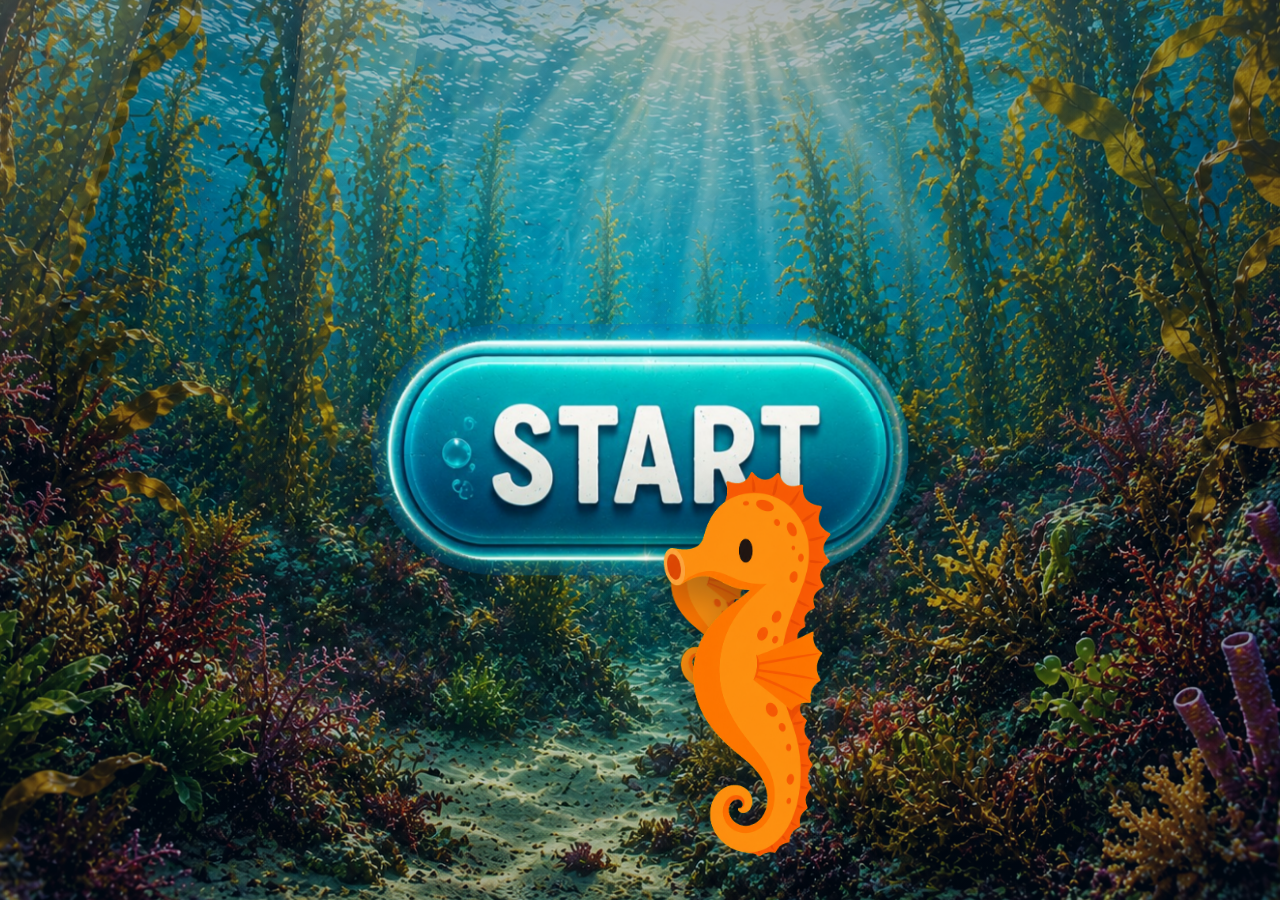
<file: index.html>
<!doctype html>
<html lang="en">
  <head>
    <meta charset="utf-8">
    <meta name="viewport" content="width=device-width, initial-scale=1, viewport-fit=cover">
    <title>Seahorse Exhibit Kiosk</title>

    <link rel="preload" href="assets/title-kelp-forest-bg.png" as="image">
    <link rel="stylesheet" href="styles.css?v=button-playground43">

    <!-- SAFE ONLY: fish tail positioning (no layout interference) -->
    <style>
      .fish-button {
        position: relative;
        overflow: visible;
      }

      .fish-button .fish-tail-outline {
        position: absolute;
        right: -90px;
        top: 50%;
        transform: translateY(-50%);
        pointer-events: none;
        z-index: 0;
      }

      .fish-button.fish-reverse .fish-tail-outline {
        right: auto;
        left: -90px;
        transform: translateY(-50%) scaleX(-1);
      }
    </style>
  </head>

  <body>
    <main id="app" class="kiosk" data-layout="1" aria-live="polite">

      <!-- HOME SCREEN -->
      <section id="homeScreen" class="screen new-title-screen is-active" data-screen="home">
        <img class="background-art" src="assets/title-kelp-forest-bg.png" alt="">
        <div class="water-tint"></div>

        <div class="light-rays" aria-hidden="true">
          <span></span><span></span><span></span><span></span>
        </div>

        <div class="swimming-seahorse-stage" aria-hidden="true">
          <span class="swimming-seahorse swim-friend swim-friend-two">
            <img src="assets/cartoon-seahorse-generated.png" alt="">
          </span>
          <span class="swimming-seahorse swim-friend swim-friend-one">
            <img src="assets/cartoon-seahorse-generated.png" alt="">
          </span>
        </div>

        <button id="altStartButton" class="start-button new-title-start" type="button">
          <span>START</span>
        </button>

        <div class="swimming-seahorse-stage swimming-seahorse-foreground" aria-hidden="true">
          <span class="swimming-seahorse swim-main">
            <img src="assets/cartoon-seahorse-generated.png" alt="">
          </span>
        </div>
      </section>

      <!-- CHALLENGE SCREEN -->
      <section id="challengeScreen" class="screen challenge-screen" data-screen="challenge">
        <img class="background-art" src="assets/title-kelp-forest-bg.png" alt="">
        <div class="water-tint challenge-tint"></div>

        <button id="challengeHomeButton" class="challenge-home-button" type="button" aria-label="Home">
          Home
        </button>

        <div class="challenge-shell">
          <div class="challenge-hero">
            <button id="junoButton" class="juno-sprite juno-button" type="button" aria-label="Tickle Juno">
              <img id="junoImage" src="assets/juno.png" alt="Juno">
            </button>

            <div class="brand-lockup">
              <img src="assets/juno-ocean-adventures-seahorse-banner.png?v=2" alt="Juno's Ocean Adventures Seahorse Edition">
            </div>
          </div>

          <div class="challenge-grid" aria-label="Choose a challenge">
            <button class="challenge-card explorer" data-mode="explorer">
              <span class="challenge-icon">🔍</span>
              <strong>Explorer</strong>
              <span class="challenge-age">Ages 4–7</span>
            </button>

            <button class="challenge-card detective" data-mode="detective">
              <span class="challenge-icon">🕵️</span>
              <strong>Detective</strong>
              <span class="challenge-age">Ages 8–11</span>
            </button>

            <button class="challenge-card scientist" data-mode="scientist">
              <span class="challenge-icon">🔬</span>
              <strong>Scientist</strong>
              <span class="challenge-age">Ages 14–18</span>
            </button>
          </div>
        </div>
      </section>

      <!-- PLAYGROUND SCREEN -->
      <section id="playgroundScreen" class="screen playground-screen" data-screen="playground">
        <img class="background-art" src="assets/seahorse-underwater-bg-1280.jpg" alt="">
        <div class="water-tint playground-tint"></div>

        <button id="playgroundBackButton" class="challenge-home-button playground-back-button" type="button">
          Back
        </button>

        <div class="playground-shell">
          <h2>Button Playground</h2>

          <div class="playground-grid">

            <!-- FISH BUTTONS (UNCHANGED) -->
            <button class="aqua-button fish-button fish-coral" type="button">
              <i class="fish-tail-outline"></i>
              <span>Explorer</span>
            </button>

            <button class="aqua-button fish-button fish-lime" type="button">
              <i class="fish-tail-outline"></i>
              <span>Detective</span>
            </button>

            <button class="aqua-button fish-button fish-moon" type="button">
              <i class="fish-tail-outline"></i>
              <span>Scientist</span>
            </button>

            <button class="aqua-button fish-button fish-ribbon fish-button-tall" type="button">
              <i class="fish-tail-outline"></i>
              <span class="fish-label"><b>Explorer</b><small>Ages 4–7</small></span>
            </button>

            <button class="aqua-button fish-button fish-speckle fish-button-tall" type="button">
              <i class="fish-tail-outline"></i>
              <span class="fish-label"><b>Detective</b><small>Ages 8–11</small></span>
            </button>

            <button class="aqua-button fish-button fish-deep fish-button-tall" type="button">
              <i class="fish-tail-outline"></i>
              <span class="fish-label"><b>Scientist</b><small>Ages 14–18</small></span>
            </button>

            <button class="aqua-button fish-button fish-sunburst fish-button-icon" type="button">
              <i class="fish-tail-outline"></i>
              <span class="fish-label"><b>🔍 Explorer</b><small>Ages 4–7</small></span>
            </button>

            <button class="aqua-button fish-button fish-bubblegum fish-button-icon" type="button">
              <i class="fish-tail-outline"></i>
              <span class="fish-label"><b>🕵️ Detective</b><small>Ages 8–11</small></span>
            </button>

            <button class="aqua-button fish-button fish-reef fish-button-icon" type="button">
              <i class="fish-tail-outline"></i>
              <span class="fish-label"><b>🔬 Scientist</b><small>Ages 14–18</small></span>
            </button>

            <button class="aqua-button fish-button fish-sunburst fish-naked" type="button">
              <i class="fish-tail-outline"></i>
              <span class="fish-label"><b>Explorer</b><small>Ages 4-7</small></span>
            </button>

            <button class="aqua-button fish-button fish-bubblegum fish-naked" type="button">
              <i class="fish-tail-outline"></i>
              <span class="fish-label"><b>Detective</b><small>Ages 8-11</small></span>
            </button>

            <button class="aqua-button fish-button fish-reef fish-naked fish-reverse" type="button">
              <i class="fish-tail-outline"></i>
              <span class="fish-label"><b>Scientist</b><small>Ages 14-18</small></span>
            </button>

            <button class="aqua-button fish-button fish-coral fish-naked fish-naked-icon" type="button">
              <i class="fish-tail-outline"></i>
              <span class="fish-label"><b>&#128269; Explorer</b><small>Ages 4-7</small></span>
            </button>

            <button class="aqua-button fish-button fish-lime fish-naked fish-naked-icon" type="button">
              <i class="fish-tail-outline"></i>
              <span class="fish-label"><b>&#128373; Detective</b><small>Ages 8-11</small></span>
            </button>

            <button class="aqua-button fish-button fish-moon fish-naked fish-naked-icon" type="button">
              <i class="fish-tail-outline"></i>
              <span class="fish-label"><b>&#128300; Scientist</b><small>Ages 14-18</small></span>
            </button>

            <button class="aqua-button creature-button clam-flat-button" type="button">
              <span><b>Detective</b><small>Ages 8-11</small></span>
            </button>

            <button class="aqua-button creature-button oyster-button" type="button">
              <span><b>Scientist</b><small>Ages 14-18</small></span>
            </button>

            <button class="aqua-button creature-button scallop-button" type="button">
              <span><b>Explorer</b><small>Fan shell</small></span>
            </button>

            <button class="aqua-button creature-button pearl-shell-button" type="button">
              <span><b>Clue Shell</b><small>Ages 8-11</small></span>
            </button>

            <button class="aqua-button fish-button fish-bubblegum fish-naked fish-reverse" type="button">
              <i class="fish-tail-outline"></i>
              <span class="fish-label"><b>Reverse Fish</b><small>Ages 8-11</small></span>
            </button>

            <button class="aqua-button fish-button fish-reef fish-naked-icon" type="button">
              <i class="fish-tail-outline"></i>
              <span class="fish-label"><b>&#128300; Lab Fish</b><small>Ages 14-18</small></span>
            </button>

            <button class="aqua-button creature-button mussel-button" type="button">
              <span><b>Deep Dive</b><small>Dark shell</small></span>
            </button>

            <button class="aqua-button creature-button cockle-button" type="button">
              <span><b>Shell Hunt</b><small>Ridged CTA</small></span>
            </button>

            <button class="aqua-button creature-button sand-dollar-button" type="button">
              <span><b>Detective</b><small>Sand dollar</small></span>
            </button>

            <button class="aqua-button creature-button tide-shell-button" type="button">
              <span><b>Scientist</b><small>Tide shell</small></span>
            </button>

            <button class="aqua-button creature-button octopus-button" type="button">
              <span><b>Octopus</b><small>Wiggly arms</small></span>
            </button>

            <button class="aqua-button creature-button jelly-dome-button" type="button">
              <span><b>Jelly Glow</b><small>Floating bell</small></span>
            </button>

            <button class="aqua-button creature-button crab-button" type="button">
              <span><b>Crab Clue</b><small>Pinch CTA</small></span>
            </button>

            <button class="aqua-button creature-button crab-walk-button" type="button">
              <span><b>Crab Walk</b><small>Arms + legs</small></span>
            </button>

            <button class="aqua-button creature-button puffer-button" type="button">
              <span><b>Puffer Pop</b><small>Round choice</small></span>
            </button>

            <button class="aqua-button creature-button squid-button" type="button">
              <span><b>Squid Sprint</b><small>Arrow shape</small></span>
            </button>

            <button class="aqua-button silhouette-button whale-silhouette-button" type="button" aria-label="Whale Wave">
              <svg viewBox="0 0 640 240" aria-hidden="true">
                <path class="silhouette-fill" d="M54 118C55 76 78 58 126 56C162 55 190 72 215 94C250 122 292 119 329 90C365 62 401 40 440 45C475 50 499 73 511 111C519 137 514 165 499 189C490 203 475 205 458 194C444 184 434 169 425 150C399 181 362 204 315 212C260 222 203 210 154 184C123 168 100 155 72 154C57 153 50 139 54 118Z"/>
                <path class="silhouette-fin" d="M185 177C163 193 140 198 118 197C124 176 141 162 169 156Z"/>
                <path class="silhouette-fin" d="M286 198C305 220 329 229 357 226C354 202 338 185 309 175Z"/>
                <path class="silhouette-tail" d="M498 72C532 49 570 32 605 34C594 62 575 83 545 96C575 107 594 129 605 158C570 158 532 140 498 116Z"/>
              </svg>
              <span><b>Whale Wave</b><small>Silhouette CTA</small></span>
            </button>

            <button class="aqua-button silhouette-button whale-silhouette-button whale-compact-button" type="button" aria-label="Blue Whale">
              <svg viewBox="0 0 640 240" aria-hidden="true">
                <path class="silhouette-fill" d="M58 132C58 89 81 67 129 65C164 64 191 77 214 98C252 132 303 132 346 94C380 65 415 47 450 56C487 66 507 97 511 134C514 162 502 190 480 209C464 223 447 210 430 178C403 201 368 214 321 218C266 223 213 213 166 190C133 174 104 164 77 166C62 167 54 152 58 132Z"/>
                <path class="silhouette-fin" d="M177 181C155 199 132 205 109 205C116 181 136 165 164 158Z"/>
                <path class="silhouette-fin" d="M285 202C304 224 329 233 357 230C354 205 337 188 309 178Z"/>
                <path class="silhouette-tail" d="M500 58C533 30 575 18 612 26C600 55 579 78 548 92C579 105 600 131 612 162C575 166 533 147 500 120Z"/>
              </svg>
              <span><b>Blue Whale</b><small>Tail shape</small></span>
            </button>

            <button class="aqua-button silhouette-button dolphin-silhouette-button" type="button" aria-label="Dolphin Dash">
              <svg viewBox="0 0 640 240" aria-hidden="true">
                <path class="silhouette-fill" d="M42 132C93 70 179 42 279 56C319 62 352 74 380 94C407 114 432 125 465 125C503 125 545 116 598 94C587 123 564 144 527 158C558 165 583 184 601 216C552 203 512 190 480 178C431 205 370 211 304 195C254 183 217 165 183 143C142 147 94 144 42 132Z"/>
                <path class="silhouette-fin" d="M236 66C251 31 277 12 314 9C305 47 286 72 256 84Z"/>
                <path class="silhouette-fin" d="M210 142C209 176 222 204 249 226C264 193 260 165 237 141Z"/>
                <path class="silhouette-nose" d="M42 132C30 137 20 137 10 132C20 126 31 126 42 132Z"/>
              </svg>
              <span><b>Dolphin Dash</b><small>Fast choice</small></span>
            </button>

            <button class="aqua-button silhouette-button shark-silhouette-button" type="button" aria-label="Shark Scout">
              <svg viewBox="0 0 760 240" aria-hidden="true">
                <path class="silhouette-fill" d="M20 120C83 73 151 62 222 86C285 108 355 102 430 76C444 48 452 27 455 9C484 22 513 48 542 87C611 84 680 94 738 119C691 149 624 162 541 158C526 191 511 215 496 230C472 214 461 191 461 162C390 170 321 163 254 141C220 160 191 177 167 192C162 173 164 156 174 142C121 149 70 142 20 120Z"/>
                <path class="silhouette-tail" d="M20 120C-10 83 -14 43 -1 2C31 38 55 72 73 105C55 137 31 171 -1 208C-14 166 -10 128 20 120Z"/>
                <path class="silhouette-fin" d="M348 81C376 42 406 18 439 9C437 52 427 82 409 99Z"/>
                <path class="silhouette-fin" d="M420 159C411 190 390 211 357 223C355 192 367 169 392 154Z"/>
                <path class="silhouette-eye" d="M693 112C701 112 706 116 708 122C701 126 694 126 688 122C689 117 691 114 693 112Z"/>
              </svg>
              <span><b>Shark Scout</b><small>Sharp choice</small></span>
            </button>

            <button class="aqua-button creature-button anchor-button" type="button">
              <span><b>Anchor</b><small>Strong tab</small></span>
            </button>

            <button class="aqua-button creature-button treasure-button" type="button">
              <span><b>Treasure</b><small>Reward style</small></span>
            </button>

            <button class="aqua-button creature-button kelp-button" type="button">
              <span><b>Kelp Gate</b><small>Leafy CTA</small></span>
            </button>

          </div>
        </div>
      </section>

      <!-- GAME SCREEN -->
      <section id="gameScreen" class="screen game-screen" data-screen="game">
        <button id="gameBackButton" class="game-back-button" type="button" aria-label="Home">
          Home
        </button>
        <div id="missionApp" class="mission-app" aria-live="polite"></div>
      </section>

    </main>

    <script src="app.js?v=button-playground43"></script>
  </body>
</html>
</file>
<file: styles.css>
:root {
  --deep: #06375a;
  --water: #0a7f9d;
  --aqua: #58e0ce;
  --sun: #ffe27d;
  --coral: #ff6f85;
  --pink: #f15aa4;
  --green: #4ed39a;
  --ink: #073047;
  --white: #f7fffb;
}

* {
  box-sizing: border-box;
}

html,
body {
  width: 100%;
  height: 100%;
  margin: 0;
  overflow: hidden;
  background: #031e36;
  font-family: "Trebuchet MS", "Segoe UI", Arial, sans-serif;
  color: var(--white);
  touch-action: manipulation;
  user-select: none;
}

button {
  font: inherit;
  -webkit-tap-highlight-color: transparent;
}

.kiosk {
  position: fixed;
  inset: 0;
  width: 100vw;
  height: 100vh;
  min-width: 320px;
  min-height: 240px;
  background: #031e36;
}

.layout-switcher {
  position: absolute;
  top: 14px;
  left: 50%;
  z-index: 20;
  display: flex;
  gap: 8px;
  padding: 8px;
  border-radius: 999px;
  background: rgba(3, 31, 52, 0.72);
  border: 1px solid rgba(164, 243, 236, 0.32);
  transform: translateX(-50%);
}

.layout-switcher button {
  display: grid;
  place-items: center;
  width: 38px;
  aspect-ratio: 1;
  border: 1px solid rgba(255, 255, 255, 0.34);
  border-radius: 50%;
  color: #eafffb;
  background: rgba(255, 255, 255, 0.1);
  cursor: pointer;
  font-weight: 800;
  line-height: 1;
}

.layout-switcher button.is-selected {
  color: #073047;
  background: #7ff7ec;
  border-color: rgba(255, 255, 255, 0.86);
}

.screen {
  position: absolute;
  inset: 0;
  display: grid;
  place-items: center;
  overflow: hidden;
  opacity: 0;
  pointer-events: none;
  transform: scale(1.005);
  transition: opacity 240ms ease, transform 240ms ease;
}

.screen.is-active {
  opacity: 1;
  pointer-events: auto;
  transform: scale(1);
}

.screen:not(.is-active),
.screen:not(.is-active) * {
  animation-play-state: paused !important;
}

.home-screen {
  contain: layout paint style;
}

.background-art {
  position: absolute;
  inset: 0;
  width: 100%;
  height: 100%;
  object-fit: cover;
  transform: scale(1.01);
}

.water-tint {
  position: absolute;
  inset: 0;
  background:
    radial-gradient(circle at 72% 45%, rgba(103, 239, 215, 0.22), transparent 28%),
    radial-gradient(circle at 21% 22%, rgba(255, 226, 125, 0.12), transparent 30%),
    linear-gradient(180deg, rgba(6, 105, 151, 0.2), rgba(4, 42, 76, 0.28));
  opacity: 0.8;
  pointer-events: none;
}

.light-rays {
  position: absolute;
  inset: -10% 0 0;
  overflow: hidden;
  pointer-events: none;
  opacity: 0.42;
}

.light-rays span {
  position: absolute;
  top: -18%;
  width: 13vw;
  height: 122vh;
  background: linear-gradient(180deg, rgba(255, 246, 188, 0.34), rgba(255, 246, 188, 0.02) 65%, transparent);
  filter: none;
  transform-origin: top center;
  animation: shimmer 8s ease-in-out infinite alternate;
}

.light-rays span:nth-child(1) {
  left: 5%;
  transform: rotate(17deg);
  animation-delay: -2s;
}

.light-rays span:nth-child(2) {
  left: 27%;
  width: 9vw;
  transform: rotate(8deg);
}

.light-rays span:nth-child(3) {
  right: 29%;
  width: 11vw;
  transform: rotate(-9deg);
  animation-delay: -4s;
}

.light-rays span:nth-child(4) {
  right: 6%;
  width: 15vw;
  transform: rotate(-18deg);
  animation-delay: -1s;
}

.light-rays span:nth-child(3),
.light-rays span:nth-child(4) {
  display: none;
}

.grass-field {
  position: absolute;
  inset: auto 0 0;
  height: 32vh;
  pointer-events: none;
}

.grass-field span {
  position: absolute;
  bottom: -3vh;
  width: clamp(14px, 1.35vw, 28px);
  height: var(--h, 25vh);
  border-radius: 80% 20% 0 0;
  background: linear-gradient(90deg, #1d7d62, #69df9b 45%, #0f6b64);
  clip-path: polygon(48% 0, 72% 22%, 62% 100%, 28% 100%, 36% 22%);
  transform-origin: bottom center;
  animation: grassSway var(--dur, 6s) ease-in-out infinite alternate;
  box-shadow: none;
}

.grass-field span:nth-child(1) { left: 2%; --h: 24vh; --dur: 6s; }
.grass-field span:nth-child(2) { left: 7%; --h: 31vh; --dur: 7s; animation-delay: -2s; }
.grass-field span:nth-child(3) { left: 13%; --h: 22vh; --dur: 5s; animation-delay: -1s; }
.grass-field span:nth-child(4) { left: 19%; --h: 28vh; --dur: 8s; animation-delay: -3s; }
.grass-field span:nth-child(5) { left: 26%; --h: 20vh; --dur: 7s; }
.grass-field span:nth-child(6) { left: 34%; --h: 26vh; --dur: 6s; animation-delay: -2s; }
.grass-field span:nth-child(7) { left: 42%; --h: 19vh; --dur: 5s; animation-delay: -1s; }
.grass-field span:nth-child(8) { left: 51%; --h: 24vh; --dur: 8s; }
.grass-field span:nth-child(9) { left: 59%; --h: 18vh; --dur: 6s; animation-delay: -4s; }
.grass-field span:nth-child(10) { left: 69%; --h: 27vh; --dur: 7s; animation-delay: -2s; }
.grass-field span:nth-child(11) { left: 76%; --h: 22vh; --dur: 6s; }
.grass-field span:nth-child(12) { left: 83%; --h: 30vh; --dur: 8s; animation-delay: -3s; }
.grass-field span:nth-child(13) { left: 89%; --h: 23vh; --dur: 7s; }
.grass-field span:nth-child(14) { left: 94%; --h: 29vh; --dur: 5s; animation-delay: -2s; }
.grass-field span:nth-child(15) { left: 98%; --h: 21vh; --dur: 6s; animation-delay: -1s; }

.bubble-layer,
.distant-fish-layer,
.layout-fx,
.signature-layer {
  position: absolute;
  inset: 0;
  overflow: hidden;
  pointer-events: none;
}

.layout-fx {
  z-index: 3;
}

.fx {
  position: absolute;
  display: none;
  pointer-events: none;
}

.signature-layer {
  z-index: 4;
}

.signature-hotspot {
  position: absolute;
  display: none;
  border: 0;
  padding: 0;
  background: transparent;
  cursor: pointer;
  pointer-events: auto;
  touch-action: manipulation;
}

.signature-hotspot span {
  position: absolute;
  display: block;
  pointer-events: none;
}

.bubble {
  position: absolute;
  left: var(--x);
  bottom: -8vh;
  width: var(--size);
  height: var(--size);
  border: 1.5px solid rgba(231, 255, 250, 0.68);
  border-radius: 50%;
  background:
    radial-gradient(circle at 32% 28%, rgba(255, 255, 255, 0.9) 0 9%, transparent 10%),
    radial-gradient(circle at 50% 50%, rgba(122, 242, 232, 0.1), rgba(255, 255, 255, 0.03));
  box-shadow: inset 0 0 8px rgba(255, 255, 255, 0.28);
  animation: bubbleRise var(--dur) linear forwards;
  pointer-events: auto;
}

.bubble.is-popped {
  pointer-events: none;
  animation: pop 420ms ease-out forwards;
}

.bubble.is-popped::after {
  content: "";
  position: absolute;
  inset: -30%;
  border: 2px solid rgba(223, 255, 249, 0.85);
  border-radius: 50%;
  opacity: 0;
  animation: bubblePopRing 420ms ease-out forwards;
}

.click-bubbles {
  position: fixed;
  inset: 0;
  z-index: 9999;
  overflow: hidden;
  pointer-events: none;
}

.click-bubble {
  position: absolute;
  height: auto;
  opacity: 0;
  pointer-events: none;
  animation: click-bubble-rise var(--bubble-time) ease-out var(--bubble-delay) forwards;
  filter: drop-shadow(0 2px 2px rgba(5, 72, 110, 0.2));
  will-change: transform, opacity;
}

.fish {
  position: absolute;
  top: var(--top);
  left: -14vw;
  width: var(--w);
  height: calc(var(--w) * 0.36);
  opacity: 0.28;
  background: rgba(217, 255, 248, 0.72);
  border-radius: 60% 45% 45% 60%;
  filter: none;
  animation: fishSwim var(--dur) linear forwards;
}

.fish::after {
  content: "";
  position: absolute;
  right: -28%;
  top: 20%;
  width: 38%;
  height: 60%;
  background: inherit;
  clip-path: polygon(0 50%, 100% 0, 100% 100%);
}

.seahorse-button {
  position: absolute;
  right: clamp(3vw, 6vw, 8vw);
  bottom: clamp(5vh, 7vh, 9vh);
  width: min(33vw, 52vh);
  aspect-ratio: 464 / 791;
  border: 0;
  padding: 0;
  background: transparent;
  cursor: pointer;
  outline: 0 !important;
  filter: drop-shadow(0 18px 14px rgba(4, 36, 65, 0.34));
  transform-origin: 50% 62%;
  z-index: 4;
}

.seahorse-button:focus,
.seahorse-button:focus-visible {
  outline: 0 !important;
  box-shadow: none;
}

.seahorse-art {
  display: block;
  width: 100%;
  height: 100%;
  object-fit: contain;
  transition: opacity 650ms ease, filter 300ms ease;
}

.seahorse-sway {
  display: block;
  width: 100%;
  height: 100%;
  transform-origin: 50% 56%;
  animation: seahorseSway 5.8s ease-in-out infinite alternate;
}

.kiosk[data-layout="2"] .seahorse-sway {
  animation-name: greetFloat;
  animation-duration: 4.6s;
}

.kiosk[data-layout="2"] .seahorse-art {
  transform: scaleX(-1);
}

.kiosk[data-layout="3"] .seahorse-sway {
  animation-name: curiousHover;
  animation-duration: 5.2s;
}

.kiosk[data-layout="4"] .seahorse-sway {
  animation-name: peekFloat;
  animation-duration: 6.2s;
}

.kiosk[data-layout="5"] .seahorse-sway {
  animation-name: spotlightPose;
  animation-duration: 5.8s;
}

.kiosk[data-layout="6"] .seahorse-sway {
  animation-name: hideSeekFloat;
  animation-duration: 4.8s;
}

.kiosk[data-layout="6"] .seahorse-art {
  filter: hue-rotate(85deg) saturate(0.85) brightness(0.95);
}

.kiosk[data-layout="7"] .seahorse-sway {
  animation-name: playfulNod;
  animation-duration: 3.4s;
}

.kiosk[data-layout="8"] .seahorse-sway {
  animation-name: sunbeamDrift;
  animation-duration: 6.8s;
}

.seahorse-button:active .seahorse-sway {
  animation-duration: 2.4s;
}

.seahorse-button.is-camouflaged .seahorse-art {
  filter: hue-rotate(118deg) saturate(0.95) brightness(0.82);
}

.kiosk.layout-tap[data-layout="2"] .seahorse-button {
  animation: tapFlip 650ms ease-out;
}

.kiosk.layout-tap[data-layout="3"] .start-button {
  animation: startPulse 3.4s ease-in-out infinite, tapGlow 760ms ease-out;
}

.kiosk.layout-tap[data-layout="4"] .seahorse-button {
  animation: tapPeek 760ms ease-out;
}

.kiosk.layout-tap[data-layout="5"] .fx-one {
  animation: spotlightPulse 4.4s ease-in-out infinite, tapSpot 900ms ease-out;
}

.kiosk.layout-tap[data-layout="6"] .seahorse-art {
  filter: hue-rotate(135deg) saturate(1.15) brightness(0.78);
}

.kiosk.layout-tap[data-layout="7"] .start-button {
  animation: startPulse 3.4s ease-in-out infinite, tileTap 420ms ease-out 2;
}

.kiosk.layout-tap[data-layout="8"] .fx-two {
  animation: moonBubble 5s ease-in-out infinite, tapMoon 900ms ease-out;
}

.baby-seahorse {
  position: absolute;
  right: 27vw;
  bottom: 42vh;
  width: min(9vw, 13vh);
  height: min(15.3vw, 22vh);
  pointer-events: none;
  z-index: 5;
}

.baby-seahorse img {
  position: absolute;
  display: block;
  width: 58%;
  height: auto;
  object-fit: contain;
  opacity: 0;
  transform: translate(0, 0) scale(0.34) rotate(-9deg);
  filter: drop-shadow(0 8px 7px rgba(3, 31, 60, 0.28));
}

.baby-seahorse img:nth-child(1) {
  left: 0;
  top: 28%;
}

.baby-seahorse img:nth-child(2) {
  left: 26%;
  top: 3%;
  width: 52%;
}

.baby-seahorse img:nth-child(3) {
  left: 36%;
  top: 46%;
  width: 47%;
}

.baby-seahorse.is-visible {
  opacity: 1;
}

.sea-friends {
  position: absolute;
  inset: 0;
  z-index: 5;
  pointer-events: none;
}

.sea-friend {
  position: absolute;
  display: block;
  width: clamp(72px, 8.2vw, 132px);
  aspect-ratio: 1;
  border: 0;
  padding: 0;
  background: transparent;
  cursor: pointer;
  pointer-events: auto;
  touch-action: manipulation;
  filter: drop-shadow(0 12px 10px rgba(4, 28, 50, 0.3));
  transform-origin: 50% 70%;
}

.sea-friend svg {
  display: block;
  width: 100%;
  height: 100%;
  overflow: visible;
}

.sea-friend .shadow {
  fill: rgba(2, 30, 47, 0.28);
}

.sea-friend.crab {
  left: clamp(22px, 4.6vw, 74px);
  bottom: clamp(14px, 4.5vh, 46px);
  animation: friendBob 4.6s ease-in-out infinite;
}

.sea-friend.crab .body,
.sea-friend.crab .claw path,
.sea-friend.crab .cheek {
  fill: #ff765e;
  stroke: #c94d39;
  stroke-width: 5;
  stroke-linecap: round;
  stroke-linejoin: round;
}

.sea-friend.crab .cheek {
  fill: #ff9a82;
  stroke-width: 0;
}

.sea-friend.crab .eyes line,
.sea-friend.crab .legs,
.sea-friend.crab .smile {
  fill: none;
  stroke: #963525;
  stroke-width: 5;
  stroke-linecap: round;
}

.sea-friend.crab .eyes circle {
  fill: #fff9e7;
  stroke: #963525;
  stroke-width: 4;
}

.sea-friend.crab .eyes .pupil {
  fill: #18334a;
  stroke: 0;
}

.sea-friend.crab .claw-left,
.sea-friend.crab .claw-right {
  transform-box: fill-box;
  transform-origin: center bottom;
}

.sea-friend.crab.is-waving .claw-left {
  animation: crabClawLeft 620ms ease-in-out 2;
}

.sea-friend.crab.is-waving .claw-right {
  animation: crabClawRight 620ms ease-in-out 2;
}

.sea-friend.starfish {
  left: clamp(240px, 28vw, 430px);
  bottom: clamp(28px, 7vh, 80px);
  width: clamp(68px, 7vw, 116px);
  animation: starfishBreathe 5.8s ease-in-out infinite;
}

.sea-friend.starfish .star-body {
  fill: #ff9c4a;
  stroke: #dc6532;
  stroke-width: 7;
  stroke-linejoin: round;
}

.sea-friend.starfish .dot {
  fill: #a9472d;
}

.sea-friend.starfish .star-smile {
  fill: none;
  stroke: #813524;
  stroke-width: 6;
  stroke-linecap: round;
}

.sea-friend.starfish .sparkles {
  fill: #fff19d;
  opacity: 0.45;
  transform-origin: center;
  animation: sparkleBlink 2.8s ease-in-out infinite;
}

.sea-friend.starfish.is-spinning {
  animation: starSpin 780ms ease-out;
}

.sea-friend.jelly {
  left: clamp(430px, 56vw, 840px);
  top: clamp(92px, 22vh, 190px);
  width: clamp(70px, 7.6vw, 128px);
  animation: jellyFloat 4.8s ease-in-out infinite;
}

.sea-friend.jelly .bell {
  fill: rgba(189, 113, 255, 0.92);
  stroke: #8a55db;
  stroke-width: 6;
  stroke-linejoin: round;
}

.sea-friend.jelly .rim,
.sea-friend.jelly .tentacle,
.sea-friend.jelly .jelly-smile {
  fill: none;
  stroke: #7443bf;
  stroke-width: 6;
  stroke-linecap: round;
}

.sea-friend.jelly .tentacle {
  stroke: #cfa5ff;
  stroke-width: 5;
  animation: tentacleWave 2.4s ease-in-out infinite alternate;
}

.sea-friend.jelly .t2 { animation-delay: -0.5s; }
.sea-friend.jelly .t3 { animation-delay: -0.9s; }
.sea-friend.jelly .t4 { animation-delay: -1.2s; }

.sea-friend.jelly .jelly-eye {
  fill: #263047;
}

.sea-friend.jelly.is-glowing {
  animation: jellyBoop 700ms ease-out;
}

.sea-friend.jelly.is-glowing .bell {
  fill: rgba(222, 156, 255, 0.98);
}

.sea-friend.shell {
  right: clamp(240px, 31vw, 480px);
  bottom: clamp(8px, 3.5vh, 38px);
  width: clamp(74px, 8.6vw, 140px);
  animation: shellNudge 6.2s ease-in-out infinite;
}

.sea-friend.shell .bottom-shell {
  fill: #f4bd7b;
  stroke: #b97649;
  stroke-width: 6;
  stroke-linejoin: round;
}

.sea-friend.shell .top-shell {
  fill: #ffd79d;
  stroke: #b97649;
  stroke-width: 6;
  stroke-linejoin: round;
  transform-box: fill-box;
  transform-origin: 14% 95%;
  transition: transform 260ms ease;
}

.sea-friend.shell .shell-lines {
  fill: none;
  stroke: #c78758;
  stroke-width: 5;
  stroke-linecap: round;
}

.sea-friend.shell .pearl {
  fill: #fff7d6;
  stroke: #98e5e3;
  stroke-width: 5;
  transform-box: fill-box;
  transform-origin: center;
  transform: scale(0.72);
  opacity: 0.72;
}

.sea-friend.shell.is-open .top-shell {
  transform: rotate(-24deg) translateY(-10px);
}

.sea-friend.shell.is-open .pearl {
  animation: pearlPop 650ms ease-out;
}

.kiosk[data-layout="1"] .sea-friend.starfish {
  left: 48vw;
  bottom: 1.2vh;
}

.kiosk[data-layout="1"] .sea-friend.crab {
  left: 3vw;
  bottom: 0;
}

.kiosk[data-layout="1"] .sea-friend.shell {
  right: auto;
  left: 56vw;
  bottom: 1vh;
}

.kiosk[data-layout="2"] .sea-friend.crab {
  left: 37vw;
  bottom: 2vh;
}

.kiosk[data-layout="2"] .sea-friend.starfish {
  left: 48vw;
  bottom: 2vh;
}

.kiosk[data-layout="2"] .sea-friend.jelly {
  left: 55vw;
  top: 18vh;
}

.kiosk[data-layout="2"] .sea-friend.shell {
  right: 2vw;
  bottom: 2vh;
}

.kiosk[data-layout="3"] .sea-friend.crab {
  left: 3vw;
  bottom: 3vh;
}

.kiosk[data-layout="3"] .sea-friend.starfish {
  left: 56vw;
  bottom: 4vh;
}

.kiosk[data-layout="3"] .sea-friend.jelly {
  left: 48vw;
  top: 19vh;
}

.kiosk[data-layout="3"] .sea-friend.shell {
  right: auto;
  left: 59vw;
  bottom: 2vh;
}

.kiosk[data-layout="4"] .sea-friend.starfish {
  left: 46vw;
  bottom: 3vh;
}

.kiosk[data-layout="4"] .sea-friend.shell {
  right: auto;
  left: 58vw;
  bottom: 2vh;
}

.kiosk[data-layout="5"] .sea-friend.starfish {
  left: 7vw;
  bottom: 6vh;
}

.kiosk[data-layout="5"] .sea-friend.shell {
  right: auto;
  left: 60vw;
  bottom: 1vh;
}

.kiosk[data-layout="6"] .sea-friend.crab {
  left: 42vw;
  bottom: 3vh;
}

.kiosk[data-layout="6"] .sea-friend.starfish {
  left: 46vw;
  bottom: 2vh;
}

.kiosk[data-layout="6"] .sea-friend.jelly {
  left: 48vw;
  top: 16vh;
}

.kiosk[data-layout="6"] .sea-friend.shell {
  right: 0.5vw;
  bottom: 0;
}

.kiosk[data-layout="7"] .sea-friend.crab {
  left: 3vw;
  bottom: 3vh;
}

.kiosk[data-layout="7"] .sea-friend.starfish {
  left: 35vw;
  bottom: 2vh;
}

.kiosk[data-layout="7"] .sea-friend.jelly {
  left: auto;
  right: 3vw;
  top: 25vh;
}

.kiosk[data-layout="7"] .sea-friend.shell {
  right: auto;
  left: 45vw;
  bottom: 2vh;
}

.kiosk[data-layout="8"] .sea-friend.starfish {
  left: 49vw;
  bottom: 3vh;
}

.kiosk[data-layout="8"] .sea-friend.shell {
  right: auto;
  left: 59vw;
  bottom: 2vh;
}

.kiosk[data-layout="1"] .sig-one,
.kiosk[data-layout="2"] .sig-two,
.kiosk[data-layout="3"] .sig-three,
.kiosk[data-layout="4"] .sig-four,
.kiosk[data-layout="5"] .sig-five,
.kiosk[data-layout="6"] .sig-six,
.kiosk[data-layout="7"] .sig-seven,
.kiosk[data-layout="8"] .sig-eight {
  display: block;
}

.sig-one {
  left: 37vw;
  top: 14vh;
  width: clamp(110px, 13vw, 190px);
  aspect-ratio: 1;
  border-radius: 50%;
  animation: slowSpin 11s linear infinite;
}

.sig-one span {
  width: clamp(13px, 1.6vw, 22px);
  aspect-ratio: 1;
  border-radius: 50%;
  background: #fff7d6;
  border: 2px solid rgba(112, 239, 233, 0.8);
  box-shadow: 0 0 14px rgba(142, 248, 238, 0.62);
}

.sig-one span:nth-child(1) { left: 48%; top: 0; }
.sig-one span:nth-child(2) { right: 4%; top: 30%; }
.sig-one span:nth-child(3) { right: 18%; bottom: 5%; }
.sig-one span:nth-child(4) { left: 16%; bottom: 7%; }
.sig-one span:nth-child(5) { left: 0; top: 32%; }

.kiosk.signature-tap[data-layout="1"] .sig-one {
  animation: slowSpin 11s linear infinite, pearlBloom 680ms ease-out;
}

.sig-two {
  left: 40vw;
  top: 25vh;
  width: clamp(200px, 25vw, 360px);
  height: clamp(80px, 12vh, 120px);
}

.sig-two span {
  width: clamp(32px, 4.3vw, 58px);
  aspect-ratio: 1;
  border-radius: 50%;
  border: 2px solid rgba(231, 255, 250, 0.78);
  background: radial-gradient(circle at 35% 28%, rgba(255, 255, 255, 0.88) 0 10%, rgba(100, 238, 228, 0.16) 11% 100%);
  animation: bridgeHop 2.8s ease-in-out infinite;
}

.sig-two span:nth-child(1) { left: 0; bottom: 2%; }
.sig-two span:nth-child(2) { left: 27%; bottom: 32%; animation-delay: -0.4s; }
.sig-two span:nth-child(3) { left: 55%; bottom: 44%; animation-delay: -0.8s; }
.sig-two span:nth-child(4) { right: 0; bottom: 20%; animation-delay: -1.2s; }

.kiosk.signature-tap[data-layout="2"] .sig-two span {
  animation: bridgeHop 2.8s ease-in-out infinite, bubbleJump 620ms ease-out;
}

.sig-three {
  left: 4vw;
  top: 30vh;
  width: clamp(140px, 17vw, 240px);
  height: clamp(90px, 14vh, 150px);
}

.sig-three::before {
  content: "";
  position: absolute;
  left: 17%;
  bottom: 8%;
  width: 66%;
  height: 44%;
  border-radius: 8px 8px 18px 18px;
  background: linear-gradient(180deg, #ce8742, #7a4529);
  border: 4px solid #ffd27f;
  box-shadow: inset 0 8px 0 rgba(255, 218, 137, 0.35), 0 12px 14px rgba(3, 28, 48, 0.25);
}

.sig-three span {
  width: clamp(10px, 1.6vw, 20px);
  aspect-ratio: 1;
  background: #fff19d;
  clip-path: polygon(50% 0, 62% 37%, 100% 50%, 62% 63%, 50% 100%, 38% 63%, 0 50%, 38% 37%);
  animation: treasureTwinkle 2.1s ease-in-out infinite;
}

.sig-three span:nth-child(1) { left: 20%; top: 0; }
.sig-three span:nth-child(2) { left: 52%; top: 16%; animation-delay: -0.7s; }
.sig-three span:nth-child(3) { right: 8%; top: 2%; animation-delay: -1.4s; }

.kiosk.signature-tap[data-layout="3"] .sig-three::before {
  animation: chestPop 720ms ease-out;
}

.kiosk.signature-tap[data-layout="3"] .sig-three span {
  animation: treasureTwinkle 2.1s ease-in-out infinite, sparkleLaunch 720ms ease-out;
}

.sig-four {
  left: 12vw;
  bottom: 8vh;
  width: 60vw;
  height: 16vh;
}

.sig-four span {
  width: clamp(34px, 5vw, 70px);
  height: clamp(16px, 2.2vw, 30px);
  border-radius: 60% 45% 45% 60%;
  background: #ffd56b;
  opacity: 0.78;
  animation: miniFishLoop 5.8s linear infinite;
}

.sig-four span::after {
  content: "";
  position: absolute;
  right: -28%;
  top: 17%;
  width: 36%;
  height: 66%;
  background: inherit;
  clip-path: polygon(0 50%, 100% 0, 100% 100%);
}

.sig-four span:nth-child(1) { top: 8%; animation-delay: -0.2s; }
.sig-four span:nth-child(2) { top: 34%; animation-delay: -1.5s; background: #ff9ab2; }
.sig-four span:nth-child(3) { top: 56%; animation-delay: -2.9s; background: #7df4d9; }
.sig-four span:nth-child(4) { top: 22%; animation-delay: -4.1s; background: #bda2ff; }

.kiosk.signature-tap[data-layout="4"] .sig-four span {
  animation: miniFishLoop 2.1s linear infinite;
}

.sig-five {
  left: 12vw;
  top: 4vh;
  width: 70vw;
  height: 86vh;
}

.sig-five span {
  top: 0;
  width: clamp(38px, 6vw, 82px);
  height: 88vh;
  background: linear-gradient(180deg, rgba(255, 245, 171, 0.46), rgba(255, 245, 171, 0.04) 66%, transparent);
  transform-origin: top center;
  animation: stageSweep 5.4s ease-in-out infinite alternate;
}

.sig-five span:nth-child(1) { left: 16%; rotate: 13deg; }
.sig-five span:nth-child(2) { left: 46%; rotate: -4deg; animation-delay: -1.7s; background: linear-gradient(180deg, rgba(126, 247, 236, 0.4), transparent 72%); }
.sig-five span:nth-child(3) { right: 16%; rotate: -14deg; animation-delay: -3.1s; background: linear-gradient(180deg, rgba(255, 137, 179, 0.34), transparent 72%); }

.kiosk.signature-tap[data-layout="5"] .sig-five span {
  animation: stageSweep 1.2s ease-in-out 2 alternate;
}

.sig-six {
  left: 48vw;
  top: 20vh;
  width: 28vw;
  height: 36vh;
}

.sig-six span {
  bottom: -1vh;
  width: clamp(24px, 3vw, 44px);
  height: clamp(125px, 24vh, 230px);
  border-radius: 80% 20% 0 0;
  background: linear-gradient(90deg, #1d7d62, #7df0a8 45%, #0f6b64);
  clip-path: polygon(48% 0, 72% 22%, 62% 100%, 28% 100%, 36% 22%);
  transform-origin: bottom center;
  animation: peekLeaf 4.2s ease-in-out infinite alternate;
}

.sig-six span:nth-child(1) { left: 0; --tilt: -10deg; }
.sig-six span:nth-child(2) { left: 24%; --tilt: 9deg; animation-delay: -1.1s; }
.sig-six span:nth-child(3) { left: 50%; --tilt: -6deg; animation-delay: -2.2s; }
.sig-six span:nth-child(4) { right: 0; --tilt: 12deg; animation-delay: -3s; }

.kiosk.signature-tap[data-layout="6"] .sig-six span {
  animation: leafHide 820ms ease-out;
}

.sig-seven {
  left: 30vw;
  top: 42vh;
  width: clamp(190px, 24vw, 330px);
  height: clamp(120px, 18vh, 180px);
}

.sig-seven span {
  width: clamp(18px, 2.2vw, 32px);
  aspect-ratio: 1;
  border-radius: 50%;
  background: #ffe27d;
  box-shadow: 0 0 0 4px rgba(255, 226, 125, 0.16);
  animation: pearlPattern 1.8s steps(2, end) infinite;
}

.sig-seven span:nth-child(1) { left: 0; top: 0; }
.sig-seven span:nth-child(2) { left: 30%; top: 24%; animation-delay: -0.3s; }
.sig-seven span:nth-child(3) { left: 60%; top: 0; animation-delay: -0.6s; }
.sig-seven span:nth-child(4) { left: 16%; bottom: 0; animation-delay: -0.9s; }
.sig-seven span:nth-child(5) { left: 48%; bottom: 18%; animation-delay: -1.2s; }
.sig-seven span:nth-child(6) { right: 0; bottom: 0; animation-delay: -1.5s; }

.kiosk.signature-tap[data-layout="7"] .sig-seven span {
  animation: pearlPattern 1.8s steps(2, end) infinite, arcadeBurst 520ms ease-out;
}

.sig-eight {
  left: 20vw;
  bottom: 6vh;
  width: 42vw;
  height: 28vh;
}

.sig-eight span {
  left: 0;
  width: 100%;
  height: clamp(20px, 3vw, 42px);
  border-radius: 999px;
  opacity: 0.55;
  background: linear-gradient(90deg, transparent, rgba(255, 118, 170, 0.7), rgba(113, 247, 234, 0.72), transparent);
  animation: ribbonCurrent 6s ease-in-out infinite;
}

.sig-eight span:nth-child(1) { top: 8%; }
.sig-eight span:nth-child(2) { top: 41%; animation-delay: -2s; background: linear-gradient(90deg, transparent, rgba(255, 226, 125, 0.58), rgba(124, 244, 169, 0.64), transparent); }
.sig-eight span:nth-child(3) { bottom: 8%; animation-delay: -4s; background: linear-gradient(90deg, transparent, rgba(189, 162, 255, 0.62), rgba(124, 244, 169, 0.58), transparent); }

.kiosk.signature-tap[data-layout="8"] .sig-eight span {
  animation: ribbonCurrent 1s ease-in-out 2;
}

.friend-spark {
  position: fixed;
  left: var(--x);
  top: var(--y);
  width: var(--s, 14px);
  aspect-ratio: 1;
  border-radius: 50%;
  background:
    radial-gradient(circle at 32% 28%, rgba(255, 255, 255, 0.95) 0 18%, transparent 19%),
    radial-gradient(circle, rgba(120, 246, 237, 0.72), rgba(255, 255, 255, 0.08));
  border: 1px solid rgba(230, 255, 251, 0.7);
  pointer-events: none;
  z-index: 9;
  animation: friendSpark var(--dur, 650ms) ease-out forwards;
}

.friend-spark.star {
  border-radius: 28% 72% 34% 66%;
  background: #fff19d;
  border-color: rgba(255, 255, 255, 0.82);
}

.friend-spark.pearl {
  background: #fff7d6;
  border-color: #91f0ec;
}

.start-button {
  position: absolute;
  left: clamp(7vw, 10.5vw, 13vw);
  bottom: clamp(12vh, 16vh, 19vh);
  min-width: clamp(300px, 39vw, 570px);
  min-height: clamp(105px, 14vh, 160px);
  border: 4px solid rgba(118, 255, 247, 0.96);
  border-radius: 999px;
  color: #f4f2e8;
  background:
    radial-gradient(circle at 28% 22%, rgba(255, 255, 255, 0.45), transparent 13%),
    radial-gradient(circle at 15% 75%, rgba(38, 221, 214, 0.42), transparent 20%),
    linear-gradient(180deg, rgba(66, 234, 222, 0.96), rgba(10, 143, 163, 0.95) 52%, rgba(3, 90, 118, 0.98));
  box-shadow:
    inset 0 10px 24px rgba(255, 255, 255, 0.36),
    inset 0 -16px 26px rgba(0, 31, 55, 0.34),
    0 0 0 8px rgba(5, 44, 65, 0.42),
    0 0 26px rgba(91, 255, 247, 0.62),
    0 18px 28px rgba(3, 24, 45, 0.42);
  cursor: pointer;
  z-index: 6;
  animation: startPulse 3.4s ease-in-out infinite;
}

.kiosk[data-layout="2"] .start-button {
  animation-name: startPulse, buttonDrift;
  animation-duration: 3.4s, 5.5s;
  animation-timing-function: ease-in-out, ease-in-out;
  animation-iteration-count: infinite, infinite;
}

.kiosk[data-layout="4"] .start-button {
  animation-name: startPulse, buoyButton;
  animation-duration: 3.4s, 3.2s;
  animation-timing-function: ease-in-out, ease-in-out;
  animation-iteration-count: infinite, infinite;
}

.kiosk[data-layout="7"] .start-button {
  animation-name: startPulse, tileTap;
  animation-duration: 3.4s, 4.2s;
  animation-timing-function: ease-in-out, ease-in-out;
  animation-iteration-count: infinite, infinite;
}

.start-button::before {
  content: "";
  position: absolute;
  inset: 10px 16px auto;
  height: 42%;
  border-radius: inherit;
  background: linear-gradient(180deg, rgba(255, 255, 255, 0.38), rgba(255, 255, 255, 0.04));
  pointer-events: none;
}

.start-button::after {
  content: "";
  position: absolute;
  inset: 8px;
  border-radius: inherit;
  border: 1px solid rgba(255, 255, 255, 0.24);
  box-shadow: inset 0 0 12px rgba(5, 255, 240, 0.24);
  pointer-events: none;
}

.start-button span {
  position: relative;
  z-index: 1;
  display: block;
  padding: 0.18em 0.95em 0.22em;
  font-family: "Arial Rounded MT Bold", "Cooper Black", "Trebuchet MS", "Segoe UI", sans-serif;
  font-size: clamp(3rem, 7.1vw, 7.4rem);
  font-weight: 900;
  letter-spacing: 0;
  line-height: 1;
  text-shadow:
    0 5px 0 rgba(2, 32, 50, 0.42),
    0 10px 18px rgba(2, 24, 40, 0.55),
    0 -1px 0 rgba(255, 255, 255, 0.6);
}

.kiosk[data-layout="1"] .seahorse-button {
  right: clamp(3vw, 6vw, 8vw);
  bottom: clamp(5vh, 7vh, 9vh);
  width: min(33vw, 52vh);
}

.kiosk[data-layout="1"] .start-button {
  left: clamp(7vw, 10.5vw, 13vw);
  right: auto;
  top: auto;
  bottom: clamp(12vh, 16vh, 19vh);
}

.kiosk[data-layout="2"] .seahorse-button {
  left: clamp(5vw, 7vw, 9vw);
  right: auto;
  bottom: clamp(7vh, 9vh, 11vh);
  width: min(31vw, 50vh);
}

.kiosk[data-layout="2"] .start-button {
  left: auto;
  right: clamp(7vw, 10vw, 12vw);
  top: auto;
  bottom: clamp(15vh, 18vh, 21vh);
  min-width: clamp(300px, 36vw, 520px);
}

.kiosk[data-layout="2"] .fx-one,
.kiosk[data-layout="2"] .fx-two,
.kiosk[data-layout="2"] .fx-three {
  display: block;
  width: clamp(40px, 6vw, 84px);
  aspect-ratio: 1;
  border: 2px solid rgba(220, 255, 250, 0.55);
  border-radius: 50%;
  animation: lazyBubble 7s ease-in-out infinite;
}

.kiosk[data-layout="2"] .fx-one {
  left: 39vw;
  top: 27vh;
}

.kiosk[data-layout="2"] .fx-two {
  left: 47vw;
  top: 50vh;
  animation-delay: -2s;
}

.kiosk[data-layout="2"] .fx-three {
  left: 56vw;
  top: 34vh;
  animation-delay: -4s;
}

.kiosk[data-layout="3"] .seahorse-button {
  right: clamp(8vw, 12vw, 15vw);
  bottom: clamp(14vh, 18vh, 21vh);
  width: min(27vw, 43vh);
}

.kiosk[data-layout="3"] .start-button {
  left: 17vw;
  right: auto;
  top: auto;
  bottom: clamp(5vh, 7vh, 9vh);
  min-width: clamp(360px, 38vw, 560px);
  min-height: clamp(92px, 12vh, 136px);
}

.kiosk[data-layout="3"] .fx-one,
.kiosk[data-layout="3"] .fx-two {
  display: block;
  left: 50%;
  bottom: 5vh;
  border: 2px solid rgba(127, 247, 236, 0.46);
  border-radius: 50%;
  transform: translate(-50%, 0);
  animation: buttonLagoonRing 3.8s ease-out infinite;
}

.kiosk[data-layout="3"] .fx-one {
  width: min(48vw, 620px);
  height: min(16vh, 150px);
}

.kiosk[data-layout="3"] .fx-two {
  width: min(36vw, 480px);
  height: min(12vh, 110px);
  animation-delay: -1.8s;
}

.kiosk[data-layout="4"] .seahorse-button {
  right: 2vw;
  bottom: 2vh;
  width: min(35vw, 55vh);
}

.kiosk[data-layout="4"] .start-button {
  left: clamp(5vw, 8vw, 10vw);
  right: auto;
  top: clamp(28vh, 34vh, 38vh);
  bottom: auto;
  min-width: clamp(280px, 32vw, 480px);
  background:
    radial-gradient(circle at 30% 20%, rgba(255, 255, 255, 0.4), transparent 14%),
    linear-gradient(180deg, rgba(255, 193, 84, 0.98), rgba(255, 116, 77, 0.96));
  border-color: rgba(255, 244, 194, 0.94);
}

.kiosk[data-layout="4"] .fx-one {
  display: block;
  left: 5vw;
  top: 20vh;
  width: min(33vw, 430px);
  height: min(48vh, 360px);
  border-radius: 50%;
  background: radial-gradient(circle, rgba(255, 215, 125, 0.22), transparent 68%);
  animation: softGlow 4.8s ease-in-out infinite;
}

.kiosk[data-layout="5"] .seahorse-button {
  right: clamp(8vw, 11vw, 13vw);
  bottom: clamp(7vh, 10vh, 12vh);
  width: min(23vw, 36vh);
}

.kiosk[data-layout="5"] .start-button {
  left: clamp(16vw, 21vw, 24vw);
  right: auto;
  top: auto;
  bottom: clamp(13vh, 17vh, 20vh);
  min-width: clamp(430px, 46vw, 690px);
  min-height: clamp(116px, 15vh, 170px);
}

.kiosk[data-layout="5"] .fx-one {
  display: block;
  left: 13vw;
  bottom: 7vh;
  width: min(70vw, 860px);
  height: min(31vh, 230px);
  border-radius: 50%;
  background: radial-gradient(ellipse, rgba(255, 231, 151, 0.24), rgba(102, 240, 226, 0.12) 48%, transparent 70%);
  animation: spotlightPulse 4.4s ease-in-out infinite;
}

.kiosk[data-layout="5"] .fx-two,
.kiosk[data-layout="5"] .fx-three {
  display: block;
  width: 8px;
  height: 82vh;
  top: -8vh;
  background: linear-gradient(180deg, rgba(255, 244, 190, 0.44), transparent);
  transform-origin: top center;
  animation: scanRay 7s ease-in-out infinite alternate;
}

.kiosk[data-layout="5"] .fx-two {
  left: 25vw;
  transform: rotate(11deg);
}

.kiosk[data-layout="5"] .fx-three {
  right: 23vw;
  transform: rotate(-10deg);
  animation-delay: -3s;
}

.kiosk[data-layout="6"] .seahorse-button {
  left: clamp(7vw, 10vw, 12vw);
  right: auto;
  bottom: clamp(19vh, 23vh, 27vh);
  width: min(26vw, 42vh);
}

.kiosk[data-layout="6"] .start-button {
  left: auto;
  right: clamp(7vw, 10vw, 12vw);
  top: auto;
  bottom: clamp(9vh, 12vh, 15vh);
  min-width: clamp(330px, 34vw, 520px);
  background:
    radial-gradient(circle at 30% 20%, rgba(255, 255, 255, 0.35), transparent 14%),
    linear-gradient(180deg, rgba(126, 247, 236, 0.98), rgba(62, 172, 218, 0.96));
}

.kiosk[data-layout="6"] .fx-one,
.kiosk[data-layout="6"] .fx-two,
.kiosk[data-layout="6"] .fx-three {
  display: block;
  border: 2px solid rgba(95, 232, 165, 0.42);
  border-radius: 50%;
  animation: hideSeekRipple 4.6s ease-out infinite;
}

.kiosk[data-layout="6"] .fx-one {
  left: 10vw;
  top: 28vh;
  width: 12vw;
  aspect-ratio: 1;
}

.kiosk[data-layout="6"] .fx-two {
  left: 24vw;
  top: 45vh;
  width: 8vw;
  aspect-ratio: 1;
  animation-delay: -1.4s;
}

.kiosk[data-layout="6"] .fx-three {
  left: 36vw;
  top: 22vh;
  width: 6vw;
  aspect-ratio: 1;
  animation-delay: -2.7s;
}

.kiosk[data-layout="7"] .seahorse-button {
  right: clamp(14vw, 18vw, 21vw);
  bottom: clamp(3vh, 5vh, 7vh);
  width: min(31vw, 48vh);
}

.kiosk[data-layout="7"] .start-button {
  left: clamp(5vw, 8vw, 10vw);
  right: auto;
  top: clamp(15vh, 19vh, 23vh);
  bottom: auto;
  min-width: clamp(300px, 32vw, 480px);
  min-height: clamp(96px, 12vh, 140px);
  border-radius: 8px;
}

.kiosk[data-layout="7"] .fx-one,
.kiosk[data-layout="7"] .fx-two,
.kiosk[data-layout="7"] .fx-three,
.kiosk[data-layout="7"] .fx-four {
  display: block;
  width: clamp(16px, 2vw, 26px);
  aspect-ratio: 1;
  border-radius: 50%;
  background: rgba(255, 210, 110, 0.74);
  animation: arcadePearl 4.8s ease-in-out infinite;
}

.kiosk[data-layout="7"] .fx-one { left: 28vw; top: 16vh; }
.kiosk[data-layout="7"] .fx-two { left: 45vw; top: 24vh; animation-delay: -1s; }
.kiosk[data-layout="7"] .fx-three { left: 57vw; top: 58vh; animation-delay: -2s; }
.kiosk[data-layout="7"] .fx-four { left: 78vw; top: 14vh; animation-delay: -3s; }

.kiosk[data-layout="8"] .seahorse-button {
  right: clamp(4vw, 7vw, 9vw);
  bottom: clamp(16vh, 20vh, 23vh);
  width: min(28vw, 45vh);
}

.kiosk[data-layout="8"] .start-button {
  left: clamp(7vw, 10vw, 12vw);
  right: auto;
  top: clamp(14vh, 18vh, 22vh);
  bottom: auto;
  min-width: clamp(310px, 32vw, 500px);
  background:
    radial-gradient(circle at 30% 20%, rgba(255, 255, 255, 0.42), transparent 14%),
    linear-gradient(180deg, rgba(255, 114, 158, 0.98), rgba(22, 170, 194, 0.96));
  border-color: rgba(255, 255, 255, 0.88);
}

.kiosk[data-layout="8"] .fx-one {
  display: block;
  left: -5vw;
  top: -12vh;
  width: 110vw;
  height: 32vh;
  background: linear-gradient(110deg, transparent, rgba(255, 141, 179, 0.24), rgba(103, 242, 234, 0.18), transparent);
  transform: rotate(-7deg);
  animation: sunriseSweep 6.8s ease-in-out infinite alternate;
}

.kiosk[data-layout="8"] .fx-two {
  display: block;
  right: 15vw;
  top: 19vh;
  width: min(22vw, 280px);
  aspect-ratio: 1;
  border-radius: 50%;
  border: 2px solid rgba(255, 255, 255, 0.32);
  animation: moonBubble 5s ease-in-out infinite;
}

.start-button.is-starting {
  animation: startLaunch 900ms ease forwards;
}

.burst {
  position: absolute;
  left: var(--x);
  top: var(--y);
  width: 1.4rem;
  height: 1.4rem;
  border-radius: 50%;
  border: 3px solid rgba(178, 255, 249, 0.95);
  background: rgba(139, 255, 249, 0.12);
  pointer-events: none;
  z-index: 30;
  will-change: transform, opacity;
  animation: burst 720ms ease-out forwards;
}

.challenge-tint {
  background:
    linear-gradient(180deg, rgba(3, 52, 81, 0.28), rgba(1, 24, 45, 0.56)),
    radial-gradient(circle at 50% 16%, rgba(255, 226, 125, 0.2), transparent 32%);
  mix-blend-mode: normal;
}

.challenge-shell {
  position: relative;
  z-index: 2;
  display: grid;
  gap: clamp(18px, 3.2vh, 40px);
  width: min(92vw, 1280px);
  align-items: center;
}

.challenge-hero {
  display: grid;
  grid-template-columns: minmax(0, 1fr) minmax(180px, 0.32fr);
  align-items: center;
  gap: clamp(6px, 1.8vw, 24px);
  margin: 0 auto clamp(-4px, -0.5vh, 0px);
  width: min(86vw, 1120px);
}

.juno-sprite {
  position: relative;
  grid-column: 2;
  grid-row: 1;
  justify-self: start;
  width: clamp(190px, 21vw, 310px);
  border: 0;
  padding: 0;
  background: transparent;
  cursor: pointer;
  filter: drop-shadow(0 18px 16px rgba(1, 20, 37, 0.42));
  transform-origin: 50% 70%;
  animation: junoFloat 4.2s ease-in-out infinite alternate;
  outline: 0;
  -webkit-tap-highlight-color: transparent;
}

.juno-sprite img {
  display: block;
  width: 100%;
  height: auto;
}

.juno-sprite.giggling {
  animation-play-state: paused;
}

.juno-sprite.giggling img {
  animation: junoGiggleImage 280ms ease-in-out infinite alternate;
}

.laugh-words {
  position: absolute;
  z-index: 8;
  inset: 0;
  overflow: visible;
  pointer-events: none;
}

.laugh-word {
  position: absolute;
  left: 50%;
  top: 36%;
  color: #ffffff;
  font: 900 clamp(1.25rem, 3vw, 2rem) "Arial Rounded MT Bold", "Trebuchet MS", sans-serif;
  letter-spacing: 0.02em;
  text-shadow: 0 3px 0 #063b5c, 0 0 10px rgba(54, 216, 208, 0.8);
  opacity: 0;
  animation: laughWordRise 1.35s ease-out var(--laugh-delay) forwards;
}

.brand-lockup {
  position: relative;
  grid-column: 1;
  grid-row: 1;
  justify-self: end;
  width: min(64vw, 900px);
  transform: rotate(-2deg) translateY(-0.2vh);
  filter:
    drop-shadow(0 14px 16px rgba(1, 18, 36, 0.42))
    drop-shadow(0 0 18px rgba(96, 240, 236, 0.22));
}

.brand-lockup img {
  display: block;
  width: 100%;
  height: auto;
}

.challenge-grid {
  display: grid;
  grid-template-columns: repeat(3, minmax(0, 1fr));
  gap: clamp(16px, 2.2vw, 34px);
  width: min(86vw, 1060px);
  justify-self: center;
}

.challenge-card {
  display: flex;
  flex-direction: column;
  align-items: center;
  justify-content: center;
  gap: clamp(10px, 1.8vh, 17px);
  min-height: clamp(230px, 32vh, 318px);
  padding: clamp(18px, 2.5vw, 30px);
  border: 4px solid #063b5c;
  border-radius: 34px;
  color: #063b5c;
  cursor: pointer;
  box-shadow: 0 9px 0 #063b5c, 0 18px 26px rgba(0, 21, 45, 0.18);
  text-shadow: none;
  transition: transform 180ms ease, filter 180ms ease;
}

.challenge-card:active {
  transform: translateY(4px) scale(0.99);
  filter: brightness(1.04);
  box-shadow: 0 4px 0 #063b5c, 0 12px 18px rgba(0, 21, 45, 0.16);
}

.challenge-card.explorer {
  background: #b8f1b5;
}

.challenge-card.detective {
  background: #ffd36c;
}

.challenge-card.scientist {
  background: #c8b3f4;
}

.challenge-icon {
  display: grid;
  place-items: center;
  width: clamp(74px, 7.8vw, 104px);
  aspect-ratio: 1;
  border-radius: 50%;
  border: 3px solid #063b5c;
  background: rgba(255, 255, 255, 0.65);
  font-size: clamp(2.4rem, 4.2vw, 4.5rem);
  line-height: 1;
  font-weight: 900;
}

.challenge-card strong {
  font-family: "Arial Rounded MT Bold", "Trebuchet MS", "Segoe UI", Arial, sans-serif;
  font-size: clamp(1.7rem, 3vw, 3.35rem);
  line-height: 1;
  color: #063b5c;
}

.challenge-home-button {
  position: absolute;
  top: clamp(12px, 2.2vh, 26px);
  right: clamp(14px, 2.4vw, 34px);
  z-index: 9;
  min-width: clamp(92px, 9vw, 132px);
  min-height: clamp(48px, 6vh, 64px);
  border: 3px solid #063b5c;
  border-radius: 18px;
  color: #063b5c;
  background: #ffd95c;
  box-shadow: 0 6px 0 #063b5c;
  font-weight: 900;
  cursor: pointer;
}

.challenge-home-button:active {
  transform: translateY(4px);
  box-shadow: 0 2px 0 #063b5c;
}

.challenge-age {
  display: inline-flex;
  align-items: center;
  justify-content: center;
  min-height: 34px;
  padding: 6px 15px;
  border-radius: 999px;
  background: #063b5c;
  color: #ffffff;
  font-size: clamp(0.82rem, 1.3vw, 1.05rem);
  font-weight: 900;
  line-height: 1;
}

.playground-tint {
  background:
    radial-gradient(circle at 18% 20%, rgba(255, 217, 92, 0.22), transparent 30%),
    linear-gradient(180deg, rgba(3, 52, 81, 0.18), rgba(1, 24, 45, 0.64));
  mix-blend-mode: normal;
}

.playground-screen {
  place-items: start center;
  overflow-x: hidden;
  overflow-y: auto;
  padding-block: clamp(20px, 3vh, 34px) clamp(34px, 6vh, 64px);
}

.playground-shell {
  position: relative;
  z-index: 2;
  width: min(94vw, 1180px);
  display: grid;
  gap: clamp(12px, 1.7vh, 18px);
  padding-top: clamp(12px, 2vh, 22px);
}

.playground-shell h2 {
  margin: 0;
  color: #ffffff;
  font-family: "Arial Rounded MT Bold", "Trebuchet MS", "Segoe UI", Arial, sans-serif;
  font-size: clamp(2.1rem, 4.3vw, 4.2rem);
  line-height: 0.95;
  text-align: center;
  text-shadow: 0 5px 0 #063b5c, 0 0 18px rgba(78, 231, 241, 0.4);
}

.playground-grid {
  display: grid;
  grid-template-columns: repeat(3, minmax(0, 1fr));
  gap: clamp(18px, 2.2vw, 32px) clamp(28px, 3.2vw, 48px);
  align-items: center;
  justify-items: center;
}

.playground-grid > .fish-button:nth-child(-n + 15):not(:nth-child(3n + 1)) {
  display: none;
}

.aqua-button {
  position: relative;
  min-height: clamp(112px, 14vh, 150px);
  border: 4px solid #063b5c;
  color: #063b5c;
  cursor: pointer;
  overflow: visible;
  isolation: isolate;
  filter: drop-shadow(0 14px 12px rgba(0, 20, 43, 0.18));
  transition: transform 160ms ease, filter 160ms ease;
}

.aqua-button span {
  position: relative;
  z-index: 2;
  display: inline-grid;
  place-items: center;
  min-width: 58%;
  min-height: 46px;
  padding: 8px 18px;
  border: 3px solid #063b5c;
  border-radius: 999px;
  background: rgba(255, 249, 233, 0.92);
  box-shadow: 0 5px 0 rgba(6, 59, 92, 0.32);
  font: 900 clamp(1.05rem, 1.9vw, 1.65rem) "Arial Rounded MT Bold", "Trebuchet MS", sans-serif;
}

.aqua-button:active {
  transform: translateY(5px) scale(0.985);
  filter: brightness(1.06) drop-shadow(0 8px 7px rgba(0, 20, 43, 0.16));
}

.svg-button {
  border: 0;
  padding: 0;
  background: transparent;
  cursor: pointer;
  filter: drop-shadow(0 14px 12px rgba(0, 20, 43, 0.2));
  transition: transform 160ms ease, filter 160ms ease;
}

.svg-button img {
  display: block;
  width: 100%;
  height: auto;
}

.svg-button:active {
  transform: translateY(5px) scale(0.985);
  filter: brightness(1.06) drop-shadow(0 8px 7px rgba(0, 20, 43, 0.16));
}

.fish-button {
  min-height: clamp(128px, 16vh, 174px);
  z-index: 0;
  border-radius: 68% 38% 42% 62% / 58% 44% 56% 48%;
  background:
    radial-gradient(circle at 23% 32%, rgba(255, 255, 255, 0.46) 0 6%, transparent 7%),
    linear-gradient(135deg, var(--fish-a), var(--fish-b) 58%, var(--fish-c));
  box-shadow: inset -24px -18px 0 rgba(4, 50, 76, 0.12), inset 18px 14px 0 rgba(255, 255, 255, 0.16), 0 8px 0 #063b5c;
  transform-origin: 42% 50%;
}

.playground-grid .fish-button {
  width: min(100%, 285px);
  min-height: clamp(112px, 13vh, 138px);
  border-width: 3px;
  box-shadow: inset -18px -13px 0 rgba(4, 50, 76, 0.12), inset 14px 10px 0 rgba(255, 255, 255, 0.16), 0 6px 0 #063b5c;
}

.playground-grid .fish-button span {
  min-width: 56%;
  min-height: 44px;
  padding: 7px 16px;
  border-width: 3px;
  font-size: clamp(0.95rem, 1.55vw, 1.34rem);
}

.playground-grid .fish-button .fish-label {
  min-height: 56px;
  padding: 6px 16px 7px;
}

.playground-grid .fish-label small {
  font-size: clamp(0.62rem, 0.95vw, 0.84rem);
}

.playground-grid .fish-button:after {
  width: clamp(9px, 1vw, 13px);
  height: clamp(9px, 1vw, 13px);
  border-width: 2px;
}

.fish-coral {
  clip-path: polygon(0 50%, 7% 24%, 25% 8%, 57% 3%, 90% 18%, 100% 50%, 90% 82%, 57% 97%, 25% 92%, 7% 76%);
}

.fish-lime {
  border-radius: 58% 42% 50% 50% / 48% 42% 58% 52%;
  background:
    radial-gradient(circle at 22% 30%, rgba(255, 255, 255, 0.52) 0 6%, transparent 7%),
    repeating-linear-gradient(112deg, rgba(255,255,255,.22) 0 10px, transparent 10px 24px),
    linear-gradient(135deg, var(--fish-a), var(--fish-b) 55%, var(--fish-c));
}

.fish-lime:before {
  top: 7%;
  height: 86%;
  clip-path: polygon(0 50%, 90% 6%, 62% 50%, 90% 94%);
}

.fish-moon {
  border-radius: 76% 34% 48% 66% / 62% 38% 62% 46%;
  background:
    radial-gradient(circle at 24% 30%, rgba(255, 255, 255, 0.58) 0 6%, transparent 7%),
    radial-gradient(circle at 70% 28%, rgba(255, 255, 255, 0.24) 0 8%, transparent 9%),
    linear-gradient(135deg, var(--fish-a), var(--fish-b) 55%, var(--fish-c));
}

.fish-moon:before {
  right: -18%;
  width: 31%;
  background:
    linear-gradient(135deg, transparent 0 32%, rgba(255,255,255,.24) 33% 43%, transparent 44%),
    linear-gradient(135deg, var(--fish-c), var(--fish-b));
}

.fish-button:before {
  content: "";
  position: absolute;
  z-index: -1;
  right: -21%;
  top: 12%;
  width: 36%;
  height: 76%;
  border: 0;
  border-radius: 48% 8% 8% 48%;
  background:
    linear-gradient(135deg, transparent 0 36%, rgba(255,255,255,.2) 37% 47%, transparent 48%),
    linear-gradient(135deg, var(--fish-b), var(--fish-c));
  clip-path: polygon(0 50%, 96% 0, 76% 50%, 96% 100%);
  filter: drop-shadow(3px 5px 0 rgba(6, 59, 92, 0.32));
}

.fish-button:after {
  content: "";
  position: absolute;
  left: 13%;
  top: 29%;
  width: clamp(13px, 1.4vw, 18px);
  height: clamp(13px, 1.4vw, 18px);
  border: 3px solid #063b5c;
  border-radius: 50%;
  background: #ffffff;
  box-shadow: inset 4px -3px 0 #063b5c;
}

.fish-button span {
  min-width: 50%;
  transform: translateX(4%);
  background: rgba(255, 249, 233, 0.86);
}

.fish-button .fish-label {
  min-height: 62px;
  gap: 2px;
  padding: 7px 20px 8px;
  line-height: 1;
}

.fish-label b,
.fish-label small {
  display: block;
}

.fish-label b {
  font: inherit;
}

.fish-label small {
  color: rgba(6, 59, 92, 0.76);
  font-size: clamp(0.64rem, 1vw, 0.88rem);
  font-weight: 900;
  letter-spacing: 0;
}

.fish-label em,
.fish-short-label em {
  display: inline-block;
  margin-right: 5px;
  font-style: normal;
  transform: translateY(-1px);
}

.fish-button-icon span {
  min-width: 62%;
}

.fish-naked span,
.playground-grid .fish-naked span {
  min-width: 64%;
  min-height: 54px;
  padding: 5px 14px;
  border: 0;
  border-radius: 0;
  background: transparent;
  box-shadow: none;
  color: #ffffff;
  line-height: .96;
  -webkit-text-stroke: 0 transparent;
  text-shadow:
    0 3px 0 rgba(6, 59, 92, .95),
    0 5px 8px rgba(4, 30, 49, .68),
    0 0 10px rgba(6, 59, 92, .42);
  transform: translateX(7%);
}

.fish-naked .fish-label b {
  font-size: clamp(1.08rem, 1.8vw, 1.52rem);
}

.fish-naked .fish-label small,
.playground-grid .fish-naked .fish-label small {
  margin-top: 4px;
  color: #fff4c6;
  font-size: clamp(.64rem, 1vw, .88rem);
  -webkit-text-stroke: 0 transparent;
  text-shadow:
    0 2px 0 rgba(6, 59, 92, .95),
    0 4px 6px rgba(4, 30, 49, .58),
    0 0 8px rgba(6, 59, 92, .36);
}

.fish-naked-icon span,
.playground-grid .fish-naked-icon span {
  min-width: 76%;
  transform: translateX(10%);
}

.fish-reverse {
  border-radius: 38% 68% 62% 42% / 44% 58% 48% 56%;
}

.fish-reverse .fish-tail-outline,
.playground-grid .fish-reverse .fish-tail-outline {
  right: auto !important;
  left: -90px;
  transform: translateY(-50%) scaleX(-1);
}

.fish-reverse:after,
.playground-grid .fish-reverse:after {
  left: auto;
  right: 13%;
}

.fish-reverse span,
.playground-grid .fish-reverse span {
  transform: translateX(-7%);
}

.fish-short-label span {
  min-width: 42%;
  gap: 5px;
  padding-inline: 16px;
}

.creature-button {
  width: min(100%, 285px);
  min-height: clamp(112px, 13vh, 138px);
  border: 3px solid #063b5c;
  color: #063b5c;
  background: linear-gradient(135deg, #76eadf, #4f8df7);
  box-shadow: inset -18px -13px 0 rgba(4, 50, 76, 0.12), inset 14px 10px 0 rgba(255, 255, 255, 0.16), 0 6px 0 #063b5c;
}

.creature-button span {
  z-index: 2;
  min-width: 58%;
  min-height: 54px;
  padding: 6px 18px;
  border: 0;
  background: transparent;
  box-shadow: none;
  color: #ffffff;
  line-height: .96;
  text-shadow:
    0 3px 0 rgba(6, 59, 92, .95),
    0 5px 8px rgba(4, 30, 49, .68),
    0 0 10px rgba(6, 59, 92, .38);
}

.creature-button b,
.creature-button small {
  display: block;
}

.creature-button b {
  font-size: clamp(1.02rem, 1.7vw, 1.45rem);
}

.creature-button small {
  margin-top: 4px;
  color: #fff4c6;
  font-size: clamp(.62rem, .95vw, .84rem);
}

.clam-flat-button {
  border-radius: 62% 62% 24px 24px / 76% 76% 28px 28px;
  background:
    repeating-radial-gradient(ellipse at 50% 100%, rgba(255,255,255,.42) 0 9px, transparent 10px 22px),
    radial-gradient(circle at 50% 82%, #fff6c6 0 10%, transparent 11%),
    linear-gradient(160deg, #f8c7ea, #ffd95c);
}

.oyster-button {
  border-radius: 58% 42% 48% 54% / 68% 50% 52% 36%;
  background:
    radial-gradient(circle at 70% 28%, rgba(255,255,255,.5) 0 10%, transparent 11%),
    repeating-radial-gradient(ellipse at 42% 72%, rgba(255,255,255,.34) 0 7px, transparent 8px 19px),
    linear-gradient(145deg, #b8f1ff, #c8b3f4 52%, #7df2d4);
}

.scallop-button {
  border-radius: 52% 52% 20px 20px / 82% 82% 20px 20px;
  clip-path: polygon(50% 0, 62% 16%, 74% 5%, 82% 24%, 96% 20%, 91% 48%, 100% 65%, 84% 100%, 16% 100%, 0 65%, 9% 48%, 4% 20%, 18% 24%, 26% 5%, 38% 16%);
  background:
    repeating-radial-gradient(ellipse at 50% 100%, rgba(255,255,255,.45) 0 8px, transparent 9px 18px),
    linear-gradient(160deg, #ff9ad5, #ffd95c 58%, #ff8a78);
}

.pearl-shell-button {
  border-radius: 54% 54% 22px 22px / 70% 70% 26px 26px;
  background:
    radial-gradient(circle at 50% 78%, #fff7d8 0 13%, rgba(255,247,216,.35) 14%, transparent 20%),
    repeating-radial-gradient(ellipse at 50% 100%, rgba(255,255,255,.38) 0 9px, transparent 10px 21px),
    linear-gradient(160deg, #7df2d4, #4f8df7);
}

.mussel-button {
  border-radius: 62% 38% 48% 52% / 76% 46% 58% 32%;
  background:
    radial-gradient(circle at 32% 22%, rgba(255,255,255,.28) 0 8%, transparent 9%),
    repeating-linear-gradient(112deg, rgba(255,255,255,.16) 0 8px, transparent 9px 20px),
    linear-gradient(145deg, #263e82, #7b68f2 48%, #38c4cf);
}

.cockle-button {
  border-radius: 54% 54% 28px 28px / 76% 76% 30px 30px;
  background:
    repeating-radial-gradient(ellipse at 50% 100%, rgba(6,59,92,.13) 0 6px, rgba(255,255,255,.34) 7px 13px, transparent 14px 22px),
    linear-gradient(160deg, #ffd95c, #ff9a75);
}

.sand-dollar-button {
  border-radius: 50%;
  aspect-ratio: 1.65 / 1;
  background:
    radial-gradient(ellipse at 50% 50%, transparent 0 18%, rgba(6,59,92,.16) 19% 21%, transparent 22%),
    radial-gradient(circle at 50% 28%, rgba(255,255,255,.55) 0 7%, transparent 8%),
    radial-gradient(circle at 35% 52%, rgba(255,255,255,.42) 0 5%, transparent 6%),
    radial-gradient(circle at 65% 52%, rgba(255,255,255,.42) 0 5%, transparent 6%),
    linear-gradient(160deg, #fff0b5, #8fe8df);
}

.tide-shell-button {
  border-radius: 48% 58% 22px 30px / 70% 62% 28px 36px;
  background:
    radial-gradient(circle at 30% 24%, rgba(255,255,255,.45) 0 9%, transparent 10%),
    repeating-linear-gradient(102deg, rgba(255,255,255,.22) 0 10px, transparent 11px 24px),
    linear-gradient(150deg, #74e8f5, #ff9ad5 55%, #ffd95c);
}

.octopus-button {
  border-radius: 54% 54% 38% 38% / 70% 70% 34% 34%;
  background:
    radial-gradient(circle at 30% 24%, rgba(255,255,255,.48) 0 8%, transparent 9%),
    radial-gradient(circle at 70% 24%, rgba(255,255,255,.36) 0 6%, transparent 7%),
    linear-gradient(160deg, #b98cff, #f15aa4 58%, #ff8a78);
}

.octopus-button:after {
  content: "";
  position: absolute;
  left: 8%;
  right: 8%;
  bottom: -19px;
  height: 42px;
  background: repeating-linear-gradient(90deg, #063b5c 0 6px, transparent 6px 18px);
  clip-path: polygon(0 0, 6% 100%, 14% 0, 23% 100%, 32% 0, 41% 100%, 50% 0, 59% 100%, 68% 0, 77% 100%, 86% 0, 94% 100%, 100% 0);
  opacity: .9;
}

.jelly-dome-button {
  border-radius: 52% 52% 24% 24% / 76% 76% 28% 28%;
  background:
    radial-gradient(circle at 35% 35%, #ffffff 0 5%, #063b5c 6% 9%, transparent 10%),
    radial-gradient(circle at 65% 35%, #ffffff 0 5%, #063b5c 6% 9%, transparent 10%),
    linear-gradient(180deg, transparent 0 67%, rgba(6,59,92,.78) 68% 73%, transparent 74%),
    radial-gradient(circle at 35% 22%, rgba(255,255,255,.58) 0 9%, transparent 10%),
    radial-gradient(circle at 70% 34%, rgba(255,255,255,.24) 0 13%, transparent 14%),
    repeating-radial-gradient(ellipse at 50% 78%, rgba(255,255,255,.2) 0 7px, transparent 8px 17px),
    linear-gradient(160deg, #8ee8ff, #7b68f2 58%, #ff8ed8);
}

.jelly-dome-button:after {
  content: "";
  position: absolute;
  left: 15%;
  right: 15%;
  bottom: -18px;
  height: 36px;
  border-radius: 0 0 999px 999px;
  background:
    radial-gradient(ellipse at 50% 100%, rgba(255,255,255,.22) 0 34%, transparent 35%),
    repeating-linear-gradient(90deg, rgba(6,59,92,.9) 0 4px, transparent 4px 15px);
}

.jelly-dome-button:before {
  content: "";
  position: absolute;
  left: 39%;
  top: 48%;
  width: 22%;
  height: 8px;
  border-bottom: 4px solid #063b5c;
  border-radius: 0 0 999px 999px;
  opacity: .8;
}

.crab-button {
  border-radius: 999px 999px 44px 44px;
  background:
    radial-gradient(circle at 28% 24%, #ffffff 0 4%, #063b5c 5% 8%, transparent 9%),
    radial-gradient(circle at 72% 24%, #ffffff 0 4%, #063b5c 5% 8%, transparent 9%),
    radial-gradient(circle at 34% 48%, rgba(255,255,255,.28) 0 6%, transparent 7%),
    radial-gradient(circle at 66% 48%, rgba(255,255,255,.22) 0 5%, transparent 6%),
    linear-gradient(180deg, transparent 0 70%, rgba(6,59,92,.18) 71% 76%, transparent 77%),
    linear-gradient(160deg, #ff7d72, #ffb45e);
}

.crab-button:before,
.crab-button:after {
  content: "";
  position: absolute;
  top: 23%;
  width: 42px;
  height: 36px;
  border: 3px solid #063b5c;
  border-radius: 52% 48% 58% 42%;
  background:
    radial-gradient(circle at 35% 30%, rgba(255,255,255,.38) 0 13%, transparent 14%),
    linear-gradient(150deg, #ff8a78, #ff5d7a);
}

.crab-button:before {
  left: -24px;
  rotate: -18deg;
}

.crab-button:after {
  right: -24px;
  rotate: 18deg;
}

.crab-button span:before,
.crab-button span:after {
  content: "";
  position: absolute;
  z-index: -1;
  bottom: -26px;
  width: 78px;
  height: 23px;
  border-top: 5px solid #063b5c;
  opacity: .9;
}

.crab-button span:before {
  left: -38px;
  border-radius: 70% 30% 0 0;
  transform: rotate(12deg);
}

.crab-button span:after {
  right: -38px;
  border-radius: 30% 70% 0 0;
  transform: rotate(-12deg);
}

.crab-walk-button {
  border-radius: 999px 999px 36px 36px / 70% 70% 38% 38%;
  background:
    radial-gradient(circle at 31% 20%, #ffffff 0 4%, #063b5c 5% 8%, transparent 9%),
    radial-gradient(circle at 69% 20%, #ffffff 0 4%, #063b5c 5% 8%, transparent 9%),
    radial-gradient(circle at 38% 52%, rgba(255,255,255,.26) 0 7%, transparent 8%),
    radial-gradient(circle at 62% 52%, rgba(255,255,255,.2) 0 6%, transparent 7%),
    radial-gradient(ellipse at 50% 58%, rgba(255,255,255,.22) 0 35%, transparent 36%),
    linear-gradient(160deg, #ff6f85, #ffb45e 72%);
}

.crab-walk-button:before,
.crab-walk-button:after {
  content: "";
  position: absolute;
  top: 15%;
  width: 54px;
  height: 48px;
  border: 4px solid #063b5c;
  border-radius: 65% 35% 62% 38%;
  background:
    radial-gradient(circle at 35% 30%, rgba(255,255,255,.4) 0 12%, transparent 13%),
    linear-gradient(145deg, #ff8a78, #f15aa4);
}

.crab-walk-button:before {
  left: -36px;
  transform: rotate(-24deg);
}

.crab-walk-button:after {
  right: -36px;
  transform: rotate(24deg) scaleX(-1);
}

.crab-walk-button span:before,
.crab-walk-button span:after {
  content: "";
  position: absolute;
  z-index: -1;
  bottom: -31px;
  width: 98px;
  height: 32px;
  border-top: 5px solid #063b5c;
  border-bottom: 5px solid #063b5c;
  opacity: .9;
}

.crab-walk-button span:before {
  left: -54px;
  border-radius: 74% 26% 64% 36%;
  transform: rotate(14deg);
}

.crab-walk-button span:after {
  right: -54px;
  border-radius: 26% 74% 36% 64%;
  transform: rotate(-14deg);
}

.puffer-button {
  border-radius: 50%;
  aspect-ratio: 1.6 / 1;
  background:
    radial-gradient(circle at 28% 30%, rgba(255,255,255,.55) 0 8%, transparent 9%),
    radial-gradient(circle at 67% 35%, rgba(6,59,92,.16) 0 4%, transparent 5%),
    radial-gradient(circle at 54% 62%, rgba(6,59,92,.14) 0 4%, transparent 5%),
    radial-gradient(circle at 80% 62%, rgba(6,59,92,.16) 0 5%, transparent 6%),
    linear-gradient(160deg, #ffd95c, #ff9a75);
}

.puffer-button:before,
.puffer-button:after {
  content: "";
  position: absolute;
  inset: -7px;
  border-radius: inherit;
  background: repeating-conic-gradient(from 4deg, transparent 0 12deg, rgba(6,59,92,.68) 13deg 16deg, transparent 17deg 28deg);
  z-index: -1;
}

.squid-button {
  border-radius: 70% 30% 30% 70% / 52% 44% 56% 48%;
  clip-path: polygon(0 50%, 10% 18%, 62% 5%, 100% 50%, 62% 95%, 10% 82%);
  background:
    radial-gradient(circle at 25% 35%, rgba(255,255,255,.46) 0 7%, transparent 8%),
    linear-gradient(145deg, #5c79ff, #74e8f5 48%, #c8b3f4);
}

.squid-button:after {
  content: "";
  position: absolute;
  left: -14px;
  top: 24%;
  width: 46px;
  height: 58%;
  background: repeating-linear-gradient(90deg, #063b5c 0 4px, transparent 4px 12px);
  clip-path: polygon(100% 0, 0 10%, 45% 50%, 0 90%, 100% 100%);
}

.whale-button {
  border-radius: 0;
  clip-path: polygon(4% 48%, 8% 28%, 23% 19%, 38% 29%, 52% 48%, 63% 70%, 72% 88%, 77% 72%, 86% 70%, 94% 80%, 100% 72%, 94% 62%, 86% 66%, 76% 52%, 65% 44%, 47% 45%, 28% 58%, 13% 62%);
  background:
    radial-gradient(circle at 14% 42%, #ffffff 0 3%, #063b5c 4% 7%, transparent 8%),
    radial-gradient(ellipse at 35% 70%, rgba(255,255,255,.48) 0 24%, transparent 25%),
    linear-gradient(18deg, transparent 0 57%, rgba(6,59,92,.16) 58% 63%, transparent 64%),
    linear-gradient(155deg, #4f8df7, #74e8f5);
}

.whale-button:before {
  content: "";
  position: absolute;
  left: 34%;
  bottom: -7%;
  width: 42px;
  height: 38px;
  background: #4f8df7;
  clip-path: polygon(30% 0, 100% 100%, 18% 76%, 0 30%);
  filter: drop-shadow(2px 3px 0 rgba(6,59,92,.35));
}

.whale-button:after {
  content: "";
  position: absolute;
  right: -24px;
  top: 36%;
  width: 62px;
  height: 46%;
  background:
    linear-gradient(135deg, #063b5c 0 16%, #4f8df7 17% 48%, #74e8f5 49% 100%);
  clip-path: polygon(0 50%, 100% 0, 76% 50%, 100% 100%);
  filter: drop-shadow(3px 4px 0 rgba(6,59,92,.24));
}

.whale-spout-button {
  border-radius: 0;
  clip-path: polygon(4% 52%, 8% 30%, 24% 20%, 39% 27%, 53% 47%, 63% 70%, 70% 90%, 77% 74%, 86% 70%, 94% 80%, 100% 72%, 94% 62%, 86% 66%, 75% 50%, 64% 42%, 48% 43%, 30% 58%, 13% 64%);
  background:
    radial-gradient(circle at 15% 44%, #ffffff 0 3%, #063b5c 4% 7%, transparent 8%),
    radial-gradient(ellipse at 36% 72%, rgba(255,255,255,.46) 0 22%, transparent 23%),
    radial-gradient(ellipse at 36% 24%, #063b5c 0 3%, transparent 4%),
    linear-gradient(18deg, transparent 0 58%, rgba(6,59,92,.18) 59% 62%, transparent 63%),
    linear-gradient(155deg, #5c79ff, #74e8f5);
}

.whale-spout-button:before {
  content: "";
  position: absolute;
  left: 33%;
  bottom: -8%;
  width: 48px;
  height: 40px;
  background: #5c79ff;
  clip-path: polygon(32% 0, 100% 100%, 18% 78%, 0 30%);
  filter: drop-shadow(2px 3px 0 rgba(6,59,92,.35));
}

.whale-spout-button:after {
  content: "";
  position: absolute;
  right: -35px;
  top: 29%;
  width: 60px;
  height: 52%;
  background:
    radial-gradient(circle at 38% 50%, rgba(255,255,255,.24) 0 12%, transparent 13%),
    linear-gradient(135deg, #063b5c 0 15%, #5c79ff 16% 48%, #74e8f5 49% 100%);
  clip-path: polygon(0 50%, 100% 0, 76% 50%, 100% 100%);
  filter: drop-shadow(3px 4px 0 rgba(6,59,92,.24));
}

.dolphin-button {
  border-radius: 0;
  transform: none;
  clip-path: polygon(1% 52%, 8% 44%, 22% 31%, 36% 23%, 45% 4%, 53% 21%, 68% 27%, 86% 43%, 100% 60%, 87% 66%, 73% 63%, 60% 55%, 47% 55%, 36% 64%, 30% 79%, 24% 62%, 12% 61%);
  background:
    radial-gradient(circle at 13% 48%, #ffffff 0 3%, #063b5c 4% 7%, transparent 8%),
    radial-gradient(ellipse at 50% 75%, rgba(255,255,255,.34) 0 20%, transparent 21%),
    linear-gradient(145deg, #7df2d4, #4f8df7 54%, #5c79ff);
}

.shark-button {
  border-radius: 0;
  clip-path: polygon(0 50%, 12% 20%, 22% 42%, 42% 36%, 50% 4%, 64% 38%, 88% 41%, 100% 50%, 88% 59%, 64% 62%, 57% 82%, 48% 64%, 31% 62%, 24% 76%, 20% 62%, 12% 80%);
  background:
    radial-gradient(circle at 86% 48%, #ffffff 0 2.5%, #063b5c 3.5% 5.5%, transparent 6.5%),
    linear-gradient(180deg, #263e82 0 50%, #74e8f5 51% 100%);
}

.silhouette-button {
  width: min(100%, 330px);
  min-height: clamp(128px, 15vh, 166px);
  border: 0;
  background: transparent;
  box-shadow: none;
  filter: drop-shadow(0 10px 0 rgba(6, 59, 92, .24)) drop-shadow(0 12px 12px rgba(0, 20, 43, .2));
  overflow: visible;
}

.silhouette-button svg {
  position: absolute;
  inset: 50% auto auto 50%;
  z-index: 1;
  width: 112%;
  height: 112%;
  overflow: visible;
  transform: translate(-50%, -50%);
}

.silhouette-button .silhouette-fill,
.silhouette-button .silhouette-tail,
.silhouette-button .silhouette-fin,
.silhouette-button .silhouette-nose {
  fill: var(--silhouette-fill, #4f8df7);
  stroke: #063b5c;
  stroke-width: 10;
  stroke-linejoin: round;
  stroke-linecap: round;
}

.silhouette-button .silhouette-tail,
.silhouette-button .silhouette-fin,
.silhouette-button .silhouette-nose {
  fill: var(--silhouette-accent, var(--silhouette-fill, #4f8df7));
}

.silhouette-button .silhouette-eye {
  fill: #ffffff;
  stroke: #063b5c;
  stroke-width: 5;
}

.silhouette-button span,
.playground-grid .silhouette-button span {
  position: absolute;
  z-index: 3;
  min-width: 0;
  min-height: 0;
  padding: 0;
  border: 0;
  border-radius: 0;
  background: transparent;
  box-shadow: none;
  color: #ffffff;
  text-shadow:
    0 3px 0 rgba(6, 59, 92, .95),
    0 5px 8px rgba(4, 30, 49, .68),
    0 0 10px rgba(6, 59, 92, .42);
  transform: none;
}

.silhouette-button b,
.silhouette-button small {
  display: block;
}

.silhouette-button b {
  font-size: clamp(.92rem, 1.45vw, 1.22rem);
}

.silhouette-button small {
  margin-top: 2px;
  color: #fff4c6;
  font-size: clamp(.56rem, .85vw, .74rem);
}

.whale-silhouette-button {
  --silhouette-fill: #78a9b7;
  --silhouette-accent: #5f91a0;
}

.whale-silhouette-button span {
  left: 17%;
  bottom: 22%;
}

.whale-compact-button {
  --silhouette-fill: #6f9dac;
  --silhouette-accent: #557f8d;
}

.dolphin-silhouette-button {
  --silhouette-fill: #45b9e5;
  --silhouette-accent: #2d8dc0;
}

.dolphin-silhouette-button span {
  left: 24%;
  bottom: 18%;
}

.shark-silhouette-button {
  width: min(100%, 355px);
  --silhouette-fill: #263e82;
  --silhouette-accent: #1b2f66;
}

.shark-silhouette-button svg {
  width: 124%;
}

.shark-silhouette-button span {
  left: 28%;
  bottom: 20%;
}

.anchor-button {
  border-radius: 34px;
  background:
    radial-gradient(circle at 50% 18%, transparent 0 9%, #063b5c 10% 13%, transparent 14%),
    linear-gradient(90deg, transparent 0 43%, rgba(6,59,92,.85) 44% 56%, transparent 57%),
    radial-gradient(ellipse at 50% 78%, transparent 0 31%, rgba(6,59,92,.84) 32% 36%, transparent 37%),
    linear-gradient(160deg, #74e8f5, #2f9ee4);
}

.treasure-button {
  border-radius: 26px 26px 16px 16px;
  background:
    linear-gradient(90deg, transparent 0 45%, rgba(255,244,198,.78) 46% 54%, transparent 55%),
    linear-gradient(180deg, #ffd95c 0 36%, #063b5c 37% 42%, #ff8a78 43% 100%);
}

.treasure-button:before {
  content: "";
  position: absolute;
  left: 12%;
  right: 12%;
  top: 30%;
  height: 16px;
  border-radius: 999px;
  background: rgba(255,255,255,.36);
}

.kelp-button {
  border-radius: 32px;
  background:
    radial-gradient(ellipse at 18% 50%, rgba(255,255,255,.24) 0 12%, transparent 13%),
    radial-gradient(ellipse at 82% 42%, rgba(255,255,255,.18) 0 10%, transparent 11%),
    linear-gradient(90deg, rgba(6,59,92,.22) 0 5%, transparent 6% 15%, rgba(6,59,92,.2) 16% 21%, transparent 22% 34%, rgba(6,59,92,.18) 35% 40%, transparent 41%),
    linear-gradient(150deg, #4ed39a, #21c9a5 52%, #0a7f9d);
}

.fish-button span:before {
  content: "";
  position: absolute;
  z-index: -1;
  left: -28%;
  top: 52%;
  width: 44px;
  height: 26px;
  border-radius: 60% 40% 48% 52%;
  background: rgba(255, 255, 255, 0.24);
  transform: rotate(-16deg);
  clip-path: polygon(0 50%, 100% 0, 82% 100%);
}

.fish-coral { --fish-a: #ff7d72; --fish-b: #ffd36c; --fish-c: #ff5d7a; }
.fish-lime { --fish-a: #6fe6a6; --fish-b: #4ed7e6; --fish-c: #21c9a5; }
.fish-moon { --fish-a: #c8b3f4; --fish-b: #74e8f5; --fish-c: #ffd95c; }

.fish-coral span { rotate: -1.5deg; }
.fish-lime span { rotate: 1deg; }
.fish-moon span { rotate: -1deg; }

.clam-button {
  min-height: clamp(128px, 16vh, 174px);
  border-radius: 52% 52% 18px 18px;
  background:
    repeating-radial-gradient(ellipse at 50% 100%, rgba(255, 255, 255, 0.42) 0 9px, transparent 10px 22px),
    linear-gradient(160deg, var(--clam-a), var(--clam-b));
  box-shadow: inset 0 -20px 0 rgba(6, 59, 92, 0.13), 0 8px 0 #063b5c;
}

.clam-button:before {
  content: "";
  position: absolute;
  left: 50%;
  bottom: 14px;
  width: clamp(26px, 3.2vw, 44px);
  aspect-ratio: 1;
  border: 3px solid #063b5c;
  border-radius: 50%;
  background: radial-gradient(circle at 32% 24%, #ffffff 0 12%, #fff3c2 22%, #ffd95c 72%);
  transform: translateX(-50%);
  box-shadow: 0 4px 0 rgba(6, 59, 92, 0.24);
}

.clam-button span {
  transform: translateY(-8px);
  background: rgba(255, 249, 233, 0.9);
}

.clam-pearl {
  border-radius: 54% 54% 24px 24px / 66% 66% 26px 26px;
}

.clam-sun {
  border-radius: 44% 56% 28px 28px / 70% 58% 28px 28px;
  background:
    repeating-radial-gradient(ellipse at 50% 100%, rgba(255, 255, 255, 0.38) 0 8px, transparent 9px 20px),
    linear-gradient(160deg, var(--clam-a), var(--clam-b));
}

.clam-sun:before {
  width: clamp(34px, 4vw, 54px);
  background: radial-gradient(circle at 30% 24%, #ffffff 0 10%, #fff1a6 18%, #ffb347 70%);
}

.clam-lagoon {
  border-radius: 60% 42% 34px 22px / 70% 58% 28px 30px;
  background:
    repeating-radial-gradient(ellipse at 50% 100%, rgba(255, 255, 255, 0.34) 0 10px, transparent 11px 24px),
    radial-gradient(circle at 72% 18%, rgba(255,255,255,.32), transparent 24%),
    linear-gradient(160deg, var(--clam-a), var(--clam-b));
}

.clam-lagoon:after {
  content: "";
  position: absolute;
  right: 14%;
  top: 18%;
  width: 18px;
  height: 18px;
  border: 3px solid rgba(6, 59, 92, 0.72);
  border-radius: 50%;
  background: rgba(255,255,255,.48);
}

.clam-pearl { --clam-a: #f8c7ea; --clam-b: #b8f1ff; }
.clam-sun { --clam-a: #ffd95c; --clam-b: #ff9a75; }
.clam-lagoon { --clam-a: #7df2d4; --clam-b: #4f8df7; }

.fish-coral,
.fish-lime,
.fish-moon {
  clip-path: none;
  border-radius: 68% 38% 42% 62% / 58% 44% 56% 48%;
  background:
    radial-gradient(circle at 23% 32%, rgba(255, 255, 255, 0.46) 0 6%, transparent 7%),
    linear-gradient(135deg, var(--fish-a), var(--fish-b) 58%, var(--fish-c));
}

.fish-coral:before,
.fish-lime:before,
.fish-moon:before {
  right: -21%;
  top: 12%;
  width: 36%;
  height: 76%;
  background:
    linear-gradient(135deg, transparent 0 36%, rgba(255,255,255,.2) 37% 47%, transparent 48%),
    linear-gradient(135deg, var(--fish-b), var(--fish-c));
  clip-path: polygon(0 50%, 96% 0, 76% 50%, 96% 100%);
}

.fish-button:before {
  filter:
    drop-shadow(3px 5px 0 rgba(6, 59, 92, 0.18));
  border: 0;
  box-shadow: inset -8px -6px 0 rgba(6, 59, 92, 0.12);
}

.fish-tail-outline {
  position: absolute;
  z-index: -1;
  right: -25%;
  top: 3%;
  width: 45%;
  height: 104%;
  background: #063b5c;
  clip-path: polygon(0 50%, 96% 0, 76% 50%, 96% 100%);
  filter: drop-shadow(0 8px 0 rgba(6, 59, 92, 0.16));
  pointer-events: none;
}

.fish-tail-outline:before {
  content: "";
  position: absolute;
  inset: 12px 12px 14px 7px;
  background:
    linear-gradient(135deg, transparent 0 36%, rgba(255,255,255,.2) 37% 47%, transparent 48%),
    linear-gradient(135deg, var(--fish-b), var(--fish-c));
  clip-path: polygon(0 50%, 96% 0, 76% 50%, 96% 100%);
}

.playground-grid .fish-tail-outline {
  right: -33%;
  top: 10%;
  width: 32%;
  height: 82%;
}

.playground-grid .fish-tail-outline:before {
  inset: 8px 10px 10px 6px;
}

.fish-button:before {
  content: none;
}

.fish-ribbon .fish-tail-outline {
  right: -22%;
  top: 3%;
  width: 40%;
  height: 104%;
  clip-path: polygon(0 50%, 92% 4%, 68% 50%, 92% 96%);
}

.playground-grid .fish-ribbon .fish-tail-outline {
  right: -31%;
  width: 30%;
  height: 82%;
}

.fish-ribbon .fish-tail-outline:before {
  background:
    linear-gradient(135deg, transparent 0 32%, rgba(255,255,255,.24) 33% 43%, transparent 44%),
    linear-gradient(135deg, var(--fish-b), var(--fish-c));
  clip-path: polygon(0 50%, 92% 4%, 68% 50%, 92% 96%);
}

.fish-ribbon {
  --fish-a: #ff9ad5;
  --fish-b: #ffd95c;
  --fish-c: #ff6d8f;
  border-radius: 74% 34% 42% 68% / 62% 40% 60% 48%;
  background:
    radial-gradient(circle at 22% 30%, rgba(255,255,255,.5) 0 6%, transparent 7%),
    repeating-linear-gradient(112deg, rgba(255,255,255,.28) 0 12px, transparent 12px 28px),
    linear-gradient(135deg, var(--fish-a), var(--fish-b) 54%, var(--fish-c));
}

.fish-ribbon:before {
  right: -18%;
  width: 32%;
  clip-path: polygon(0 50%, 92% 4%, 68% 50%, 92% 96%);
}

.fish-speckle {
  --fish-a: #8df0b6;
  --fish-b: #4ed7e6;
  --fish-c: #3b8ff2;
  border-radius: 60% 44% 52% 52% / 50% 44% 58% 50%;
  background:
    radial-gradient(circle at 25% 28%, rgba(255,255,255,.5) 0 6%, transparent 7%),
    radial-gradient(circle at 64% 32%, rgba(6,59,92,.18) 0 5%, transparent 6%),
    radial-gradient(circle at 74% 58%, rgba(6,59,92,.14) 0 4%, transparent 5%),
    radial-gradient(circle at 48% 65%, rgba(255,255,255,.24) 0 5%, transparent 6%),
    linear-gradient(135deg, var(--fish-a), var(--fish-b) 58%, var(--fish-c));
}

.fish-deep {
  --fish-a: #5c79ff;
  --fish-b: #74e8f5;
  --fish-c: #c8b3f4;
  border-radius: 62% 40% 44% 60% / 64% 38% 62% 44%;
  background:
    radial-gradient(circle at 24% 30%, rgba(255,255,255,.54) 0 6%, transparent 7%),
    radial-gradient(circle at 72% 24%, rgba(255,255,255,.28) 0 10%, transparent 11%),
    linear-gradient(155deg, var(--fish-a), var(--fish-b) 48%, var(--fish-c));
}

.fish-sunburst {
  --fish-a: #ffca52;
  --fish-b: #ff7c5c;
  --fish-c: #f24d84;
  border-radius: 70% 36% 48% 60% / 54% 42% 60% 50%;
  background:
    radial-gradient(circle at 23% 30%, rgba(255,255,255,.52) 0 6%, transparent 7%),
    repeating-linear-gradient(18deg, rgba(255,255,255,.2) 0 10px, transparent 11px 25px),
    linear-gradient(135deg, var(--fish-a), var(--fish-b) 54%, var(--fish-c));
}

.fish-bubblegum {
  --fish-a: #ff8ed8;
  --fish-b: #8ee8ff;
  --fish-c: #7b68f2;
  border-radius: 58% 46% 44% 56% / 58% 42% 58% 46%;
  background:
    radial-gradient(circle at 23% 30%, rgba(255,255,255,.52) 0 6%, transparent 7%),
    radial-gradient(circle at 64% 26%, rgba(255,255,255,.28) 0 8%, transparent 9%),
    radial-gradient(circle at 76% 62%, rgba(255,255,255,.2) 0 6%, transparent 7%),
    linear-gradient(135deg, var(--fish-a), var(--fish-b) 50%, var(--fish-c));
}

.fish-reef {
  --fish-a: #62e6b0;
  --fish-b: #ffd86b;
  --fish-c: #49a8ff;
  border-radius: 74% 34% 42% 64% / 48% 46% 58% 54%;
  background:
    radial-gradient(circle at 22% 30%, rgba(255,255,255,.5) 0 6%, transparent 7%),
    linear-gradient(90deg, transparent 0 18%, rgba(255,255,255,.22) 19% 28%, transparent 29% 45%, rgba(255,255,255,.2) 46% 54%, transparent 55%),
    linear-gradient(135deg, var(--fish-a), var(--fish-b) 52%, var(--fish-c));
}

.fish-mini {
  --fish-a: #99f0ff;
  --fish-b: #4f8df7;
  --fish-c: #5a50d8;
  border-radius: 62% 42% 58% 48% / 50% 48% 52% 54%;
  background:
    radial-gradient(circle at 23% 30%, rgba(255,255,255,.58) 0 6%, transparent 7%),
    linear-gradient(135deg, var(--fish-a), var(--fish-b) 58%, var(--fish-c));
}

.fish-zigzag {
  --fish-a: #b8ef72;
  --fish-b: #36d1b8;
  --fish-c: #1397d4;
  border-radius: 64% 40% 46% 56% / 60% 40% 58% 46%;
  background:
    radial-gradient(circle at 24% 30%, rgba(255,255,255,.52) 0 6%, transparent 7%),
    linear-gradient(122deg, transparent 0 34%, rgba(255,255,255,.25) 35% 43%, transparent 44% 58%, rgba(255,255,255,.2) 59% 67%, transparent 68%),
    linear-gradient(135deg, var(--fish-a), var(--fish-b) 58%, var(--fish-c));
}

.fish-orca {
  --fish-a: #ffe076;
  --fish-b: #ff9e6a;
  --fish-c: #e95d7f;
  border-radius: 68% 38% 46% 60% / 52% 44% 58% 50%;
  background:
    radial-gradient(circle at 23% 30%, rgba(255,255,255,.52) 0 6%, transparent 7%),
    radial-gradient(ellipse at 66% 55%, rgba(6,59,92,.18) 0 18%, transparent 19%),
    linear-gradient(135deg, var(--fish-a), var(--fish-b) 58%, var(--fish-c));
}


.clam-pearl,
.clam-sun,
.clam-lagoon {
  border-radius: 52% 52% 18px 18px;
  background:
    repeating-radial-gradient(ellipse at 50% 100%, rgba(255, 255, 255, 0.42) 0 9px, transparent 10px 22px),
    linear-gradient(160deg, var(--clam-a), var(--clam-b));
}

.clam-pearl:before,
.clam-sun:before,
.clam-lagoon:before {
  width: clamp(26px, 3.2vw, 44px);
  background: radial-gradient(circle at 32% 24%, #ffffff 0 12%, #fff3c2 22%, #ffd95c 72%);
}

.clam-lagoon:after {
  content: none;
}

.clam-ruffle {
  --clam-a: #f7b1df;
  --clam-b: #ffe3a1;
  border-radius: 60% 60% 20px 20px / 74% 74% 24px 24px;
  background:
    repeating-radial-gradient(ellipse at 50% 100%, rgba(255,255,255,.5) 0 7px, transparent 8px 17px),
    linear-gradient(160deg, var(--clam-a), var(--clam-b));
}

.clam-crown {
  --clam-a: #ffd95c;
  --clam-b: #ff8a78;
  border-radius: 42% 58% 26px 26px / 70% 62% 30px 30px;
  background:
    repeating-radial-gradient(ellipse at 50% 100%, rgba(255,255,255,.4) 0 8px, transparent 9px 18px),
    radial-gradient(circle at 50% 14%, rgba(255,255,255,.35), transparent 22%),
    linear-gradient(160deg, var(--clam-a), var(--clam-b));
}

.clam-crown:before {
  width: clamp(34px, 4vw, 54px);
  background: radial-gradient(circle at 30% 24%, #ffffff 0 10%, #fff1a6 18%, #ffb347 70%);
}

.clam-tidepool {
  --clam-a: #7df2d4;
  --clam-b: #4f8df7;
  border-radius: 62% 42% 34px 22px / 70% 58% 28px 30px;
  background:
    repeating-radial-gradient(ellipse at 50% 100%, rgba(255,255,255,.36) 0 10px, transparent 11px 24px),
    radial-gradient(circle at 72% 18%, rgba(255,255,255,.32), transparent 24%),
    linear-gradient(160deg, var(--clam-a), var(--clam-b));
}

.clam-tidepool:after {
  content: "";
  position: absolute;
  right: 14%;
  top: 18%;
  width: 18px;
  height: 18px;
  border: 3px solid rgba(6, 59, 92, 0.72);
  border-radius: 50%;
  background: rgba(255,255,255,.48);
}

.game-screen {
  background:
    linear-gradient(180deg, rgba(4, 59, 96, 0.08), rgba(1, 18, 37, 0.52)),
    url("assets/seahorse-underwater-bg-1280.jpg") center / cover no-repeat;
}

.game-back-button {
  position: absolute;
  top: clamp(12px, 2vh, 24px);
  left: clamp(12px, 2vw, 24px);
  z-index: 10;
  min-width: 112px;
  min-height: 54px;
  border: 3px solid rgba(255, 255, 255, 0.78);
  border-radius: 999px;
  color: #073047;
  background: linear-gradient(180deg, #fff6b8, #ffd95c);
  box-shadow: 0 7px 0 rgba(3, 40, 64, 0.62), 0 0 18px rgba(90, 240, 234, 0.34);
  font-weight: 900;
  cursor: pointer;
  display: none;
}

.game-back-button:active {
  transform: translateY(4px);
  box-shadow: 0 3px 0 rgba(3, 40, 64, 0.62), 0 0 18px rgba(90, 240, 234, 0.34);
}

.mission-app {
  position: absolute;
  inset: 0;
  z-index: 2;
  overflow: hidden;
}

.verbatim-mission-frame {
  position: absolute;
  inset: 0;
  width: 100%;
  height: 100%;
  border: 0;
  display: block;
  background: #075f7d;
}

.mission-shell {
  position: absolute;
  inset: 0;
  display: flex;
  flex-direction: column;
  padding: clamp(24px, 4vw, 60px);
  padding-top: clamp(78px, 9vh, 110px);
  color: #ffffff;
  text-shadow: 0 3px 12px rgba(0, 21, 43, 0.8);
}

.mission-topbar {
  position: absolute;
  top: clamp(20px, 3vh, 36px);
  left: clamp(140px, 12vw, 190px);
  right: clamp(24px, 4vw, 60px);
  display: flex;
  align-items: center;
  justify-content: center;
  pointer-events: none;
}

.mission-title {
  display: inline-flex;
  align-items: center;
  gap: clamp(12px, 1.6vw, 22px);
  min-height: clamp(56px, 8vh, 84px);
  padding: 8px clamp(18px, 3vw, 36px);
  border-radius: 999px;
  background: rgba(2, 44, 76, 0.58);
  border: 2px solid rgba(125, 243, 239, 0.58);
  box-shadow: 0 0 24px rgba(69, 232, 236, 0.24), inset 0 0 22px rgba(255, 255, 255, 0.1);
}

.mission-title img {
  width: clamp(44px, 5.4vw, 72px);
  height: clamp(44px, 5.4vw, 72px);
  object-fit: contain;
}

.mission-title span {
  font-size: clamp(30px, 4.8vw, 70px);
  font-weight: 900;
  line-height: 0.9;
  letter-spacing: 0;
}

.mission-shell h2 {
  margin: 0 auto clamp(18px, 3vh, 32px);
  max-width: 950px;
  font-size: clamp(32px, 5vw, 78px);
  line-height: 0.96;
  text-align: center;
  letter-spacing: 0;
}

.explorer-stage,
.mission-panel {
  position: relative;
  flex: 1;
  display: flex;
  flex-direction: column;
  align-items: center;
  justify-content: center;
}

.mission-ocean {
  position: relative;
  width: min(82vw, 1120px);
  height: min(56vh, 540px);
  overflow: hidden;
  border-radius: 34px;
  background:
    radial-gradient(circle at 68% 34%, rgba(240, 255, 183, 0.2), transparent 22%),
    linear-gradient(180deg, rgba(8, 122, 167, 0.48), rgba(1, 41, 70, 0.5));
  border: 3px solid rgba(111, 245, 241, 0.44);
  box-shadow: inset 0 -28px 80px rgba(4, 24, 48, 0.55), 0 20px 50px rgba(0, 18, 38, 0.35);
}

.mission-ocean::after {
  content: "";
  position: absolute;
  left: -4%;
  right: -4%;
  bottom: -3%;
  height: 28%;
  background:
    radial-gradient(ellipse at 22% 100%, rgba(214, 150, 68, 0.58), transparent 62%),
    radial-gradient(ellipse at 76% 100%, rgba(143, 208, 83, 0.36), transparent 58%),
    linear-gradient(180deg, transparent, rgba(10, 77, 62, 0.42));
  pointer-events: none;
}

.mission-rays {
  position: absolute;
  inset: -12% 0 auto;
  height: 56%;
  background: repeating-conic-gradient(from 190deg at 50% 0%, rgba(255, 255, 255, 0.22) 0 5deg, transparent 5deg 13deg);
  opacity: 0.42;
  mix-blend-mode: screen;
  animation: missionRayDrift 5.8s ease-in-out infinite alternate;
}

.mission-swimmer {
  position: absolute;
  left: -18%;
  top: var(--lane);
  width: var(--size);
  max-width: 138px;
  min-width: 66px;
  border: 0;
  background: transparent;
  padding: 0;
  cursor: pointer;
  animation: missionSwim var(--dur) linear infinite;
  animation-delay: var(--delay);
  filter: drop-shadow(0 8px 12px rgba(0, 20, 38, 0.34));
  touch-action: manipulation;
}

.mission-swimmer img,
.hidden-seahorse-target img {
  display: block;
  width: 100%;
  height: auto;
  object-fit: contain;
}

.hidden-seahorse-target {
  position: absolute;
  right: 13%;
  bottom: 9%;
  width: min(18vw, 180px);
  border: 0;
  background: transparent;
  padding: 0;
  cursor: pointer;
  opacity: 0.34;
  filter: saturate(0.9) hue-rotate(58deg) drop-shadow(0 8px 14px rgba(0, 25, 42, 0.3));
  transform: rotate(-4deg);
  transition: opacity 280ms ease, filter 280ms ease, transform 280ms ease;
  z-index: 2;
  touch-action: manipulation;
}

.mission-ocean.found .hidden-seahorse-target {
  opacity: 1;
  filter: drop-shadow(0 0 20px rgba(255, 226, 91, 0.85));
  transform: rotate(-4deg) scale(1.14);
}

.mission-panel {
  width: min(88vw, 1120px);
  margin: 0 auto;
  padding: clamp(22px, 4vw, 54px);
  border-radius: 34px;
  background: linear-gradient(180deg, rgba(5, 77, 111, 0.7), rgba(2, 39, 73, 0.62));
  border: 3px solid rgba(116, 242, 238, 0.46);
  box-shadow: inset 0 0 44px rgba(255, 255, 255, 0.1), 0 22px 52px rgba(0, 14, 35, 0.42);
}

.mission-panel p {
  max-width: 820px;
  margin: 0 0 clamp(18px, 3vh, 30px);
  font-size: clamp(26px, 3.5vw, 52px);
  line-height: 1.08;
  text-align: center;
  font-weight: 800;
}

.mission-panel .mission-small-copy {
  max-width: 720px;
  font-size: clamp(20px, 2.5vw, 34px);
  opacity: 0.92;
}

.mission-juno-small {
  width: min(24vw, 230px);
  margin-bottom: clamp(14px, 2vh, 24px);
  filter: drop-shadow(0 16px 20px rgba(0, 20, 50, 0.32));
  animation: junoBob 3.6s ease-in-out infinite alternate;
}

.mission-actions {
  display: flex;
  flex-wrap: wrap;
  justify-content: center;
  gap: clamp(14px, 2vw, 24px);
}

.detective-cards,
.mission-choices {
  display: grid;
  grid-template-columns: repeat(3, minmax(150px, 1fr));
  gap: clamp(16px, 2.4vw, 34px);
  width: 100%;
}

.detective-card,
.mission-choice,
.mission-primary {
  border: 0;
  cursor: pointer;
  touch-action: manipulation;
  font: inherit;
  color: #ffffff;
}

.detective-card {
  min-height: clamp(220px, 35vh, 360px);
  padding: clamp(12px, 1.6vw, 20px);
  border-radius: 26px;
  background: rgba(4, 73, 103, 0.68);
  border: 3px solid rgba(126, 239, 240, 0.5);
  box-shadow: 0 16px 32px rgba(0, 22, 45, 0.32), inset 0 0 24px rgba(255, 255, 255, 0.08);
  transition: transform 180ms ease, filter 180ms ease, border-color 180ms ease;
}

.detective-card img {
  width: 100%;
  height: clamp(135px, 23vh, 240px);
  object-fit: cover;
  border-radius: 18px;
  display: block;
  margin-bottom: clamp(10px, 1.4vh, 16px);
}

.detective-card span,
.mission-choice {
  font-size: clamp(24px, 3vw, 46px);
  font-weight: 900;
  line-height: 1;
}

.detective-card:active,
.mission-choice:active,
.mission-primary:active {
  transform: translateY(4px) scale(0.98);
}

.detective-card.correct,
.mission-choice.correct {
  border-color: rgba(203, 255, 100, 0.92);
  filter: drop-shadow(0 0 18px rgba(200, 255, 95, 0.6));
}

.detective-card.wrong,
.mission-choice.wrong {
  border-color: rgba(255, 136, 105, 0.86);
}

.mission-choice {
  min-height: clamp(104px, 16vh, 172px);
  border-radius: 28px;
  background: linear-gradient(180deg, rgba(23, 174, 189, 0.92), rgba(4, 93, 141, 0.94));
  border: 3px solid rgba(170, 255, 249, 0.56);
  box-shadow: 0 14px 30px rgba(0, 22, 48, 0.28), inset 0 0 22px rgba(255, 255, 255, 0.12);
}

.mission-primary {
  min-width: clamp(220px, 25vw, 380px);
  min-height: clamp(78px, 10vh, 116px);
  padding: 0 clamp(28px, 4vw, 54px);
  border-radius: 999px;
  background: linear-gradient(180deg, #1fd4dc, #0773a5);
  border: 3px solid rgba(202, 255, 253, 0.78);
  box-shadow: 0 0 28px rgba(76, 239, 239, 0.45), 0 10px 0 rgba(2, 43, 76, 0.74);
  font-size: clamp(25px, 3.2vw, 48px);
  font-weight: 900;
  text-transform: uppercase;
  letter-spacing: 0;
}

.mission-primary.secondary {
  background: linear-gradient(180deg, #fff5a2, #f4b636);
  color: #073047;
  border-color: rgba(255, 255, 255, 0.8);
  box-shadow: 0 0 20px rgba(255, 226, 91, 0.35), 0 10px 0 rgba(2, 43, 76, 0.62);
}

.mission-feedback {
  min-height: clamp(40px, 6vh, 64px);
  margin: clamp(10px, 1.5vh, 18px) 0;
  font-size: clamp(24px, 3.4vw, 48px);
  font-weight: 900;
  text-align: center;
  line-height: 1;
}

.mission-feedback.good {
  color: #dfff72;
}

.mission-feedback.try {
  color: #ffe88b;
}

.mission-next {
  min-height: clamp(86px, 11vh, 126px);
  display: flex;
  align-items: center;
  justify-content: center;
}

@keyframes missionSwim {
  from { transform: translateX(-12vw) translateY(0); }
  48% { transform: translateX(54vw) translateY(-10px); }
  to { transform: translateX(112vw) translateY(4px); }
}

@keyframes missionRayDrift {
  from { transform: translateX(-2%) skewX(-3deg); opacity: 0.3; }
  to { transform: translateX(2%) skewX(4deg); opacity: 0.52; }
}

@keyframes junoBob {
  from { transform: translateY(0) rotate(-2deg); }
  to { transform: translateY(-14px) rotate(2deg); }
}

@keyframes shimmer {
  0% { opacity: 0.28; translate: -1vw 0; }
  100% { opacity: 0.64; translate: 1.2vw 0; }
}

@keyframes junoFloat {
  0% { transform: translate3d(-4px, 7px, 0) rotate(-3deg); }
  100% { transform: translate3d(7px, -8px, 0) rotate(3deg); }
}

@keyframes grassSway {
  from { transform: rotate(-5deg) skewX(-4deg); }
  to { transform: rotate(7deg) skewX(5deg); }
}

@keyframes bubbleRise {
  0% { transform: translate3d(0, 0, 0) scale(0.74); opacity: 0; }
  8% { opacity: 0.88; }
  100% { transform: translate3d(var(--drift), -112vh, 0) scale(1.16); opacity: 0; }
}

@keyframes pop {
  0% { transform: scale(1); opacity: 0.95; filter: brightness(1); }
  38% { transform: scale(1.34); opacity: 1; filter: brightness(1.45); }
  100% { transform: scale(2.7); opacity: 0; border-width: 1px; filter: brightness(1.65); }
}

@keyframes bubblePopRing {
  0% { transform: scale(0.45); opacity: 0; }
  32% { opacity: 0.9; }
  100% { transform: scale(1.8); opacity: 0; }
}

@keyframes click-bubble-rise {
  0% { opacity: 0; transform: translate(0, 6px) scale(0.45) rotate(0); }
  14% { opacity: 0.86; }
  62% { opacity: 0.72; }
  100% { opacity: 0; transform: translate(var(--drift), calc(var(--rise) * -1)) scale(1.08) rotate(var(--spin)); }
}

@keyframes fishSwim {
  to { transform: translateX(124vw); }
}

@keyframes seahorseSway {
  0% { transform: translate3d(-8px, 8px, 0) rotate(-4deg) scale(0.985); }
  35% { transform: translate3d(5px, -10px, 0) rotate(2.8deg) scale(1.01); }
  70% { transform: translate3d(10px, 2px, 0) rotate(-1.5deg) scale(1.005); }
  100% { transform: translate3d(-4px, -14px, 0) rotate(4deg) scale(1.018); }
}

@keyframes greetFloat {
  0% { transform: rotate(1deg) translateY(0) translateX(0); }
  50% { transform: rotate(-4deg) translateY(-10px) translateX(8px); }
  100% { transform: rotate(2deg) translateY(2px) translateX(0); }
}

@keyframes curiousHover {
  0% { transform: rotate(-1deg) translateY(0) scale(1); }
  50% { transform: rotate(4deg) translateY(-16px) scale(1.025); }
  100% { transform: rotate(-2deg) translateY(0) scale(1); }
}

@keyframes peekFloat {
  0% { transform: rotate(-3deg) translateX(0); }
  50% { transform: rotate(2deg) translateX(-8px) translateY(-8px); }
  100% { transform: rotate(-3deg) translateX(0); }
}

@keyframes spotlightPose {
  0% { transform: rotate(-1deg) translateY(0); }
  45% { transform: rotate(2deg) translateY(-11px); }
  100% { transform: rotate(-1deg) translateY(0); }
}

@keyframes hideSeekFloat {
  0% { transform: rotate(2deg) translateY(0) scale(0.98); }
  50% { transform: rotate(-5deg) translateY(-12px) scale(1.02); }
  100% { transform: rotate(2deg) translateY(0) scale(0.98); }
}

@keyframes playfulNod {
  0%, 100% { transform: rotate(-2deg) translateY(0); }
  35% { transform: rotate(6deg) translateY(-8px); }
  60% { transform: rotate(-5deg) translateY(3px); }
}

@keyframes sunbeamDrift {
  0% { transform: rotate(1deg) translate(-4px, 0); }
  50% { transform: rotate(-3deg) translate(7px, -14px); }
  100% { transform: rotate(2deg) translate(-3px, 2px); }
}

@keyframes buttonDrift {
  0%, 100% { translate: 0 0; }
  50% { translate: 0 -9px; }
}

@keyframes buoyButton {
  0%, 100% { translate: 0 0; }
  50% { translate: 0 10px; }
}

@keyframes tileTap {
  0%, 100% { rotate: 0deg; }
  45% { rotate: -1.4deg; }
  70% { rotate: 1.2deg; }
}

@keyframes lazyBubble {
  0%, 100% { opacity: 0.22; transform: translateY(0) scale(0.8); }
  45% { opacity: 0.72; transform: translateY(-18px) scale(1); }
}

@keyframes buttonLagoonRing {
  0% { opacity: 0; transform: translate(-50%, 0) scale(0.8); }
  35% { opacity: 0.62; }
  100% { opacity: 0; transform: translate(-50%, 0) scale(1.18); }
}

@keyframes softGlow {
  0%, 100% { opacity: 0.38; transform: scale(0.94); }
  50% { opacity: 0.82; transform: scale(1.05); }
}

@keyframes spotlightPulse {
  0%, 100% { opacity: 0.42; transform: scaleX(0.96); }
  50% { opacity: 0.82; transform: scaleX(1.02); }
}

@keyframes scanRay {
  0% { opacity: 0.16; translate: -10px 0; }
  100% { opacity: 0.48; translate: 12px 0; }
}

@keyframes hideSeekRipple {
  0% { opacity: 0; transform: scale(0.72); }
  30% { opacity: 0.68; }
  100% { opacity: 0; transform: scale(1.35); }
}

@keyframes arcadePearl {
  0%, 100% { opacity: 0.28; transform: translateY(0) scale(0.78); }
  50% { opacity: 0.9; transform: translateY(-14px) scale(1); }
}

@keyframes sunriseSweep {
  0% { opacity: 0.26; translate: -4vw 0; }
  100% { opacity: 0.7; translate: 5vw 2vh; }
}

@keyframes moonBubble {
  0%, 100% { opacity: 0.28; transform: scale(0.92); }
  50% { opacity: 0.72; transform: scale(1.05); }
}

@keyframes tapFlip {
  0% { transform: scale(1) rotate(0); }
  50% { transform: scale(1.06) rotate(-4deg); }
  100% { transform: scale(1) rotate(0); }
}

@keyframes tapPeek {
  0% { transform: translateX(0) scale(1); }
  50% { transform: translateX(-18px) scale(1.04); }
  100% { transform: translateX(0) scale(1); }
}

@keyframes tapGlow {
  0% { box-shadow: 0 0 0 rgba(127, 247, 236, 0); }
  45% { box-shadow: 0 0 0 18px rgba(127, 247, 236, 0.24); }
  100% { box-shadow: 0 0 0 34px rgba(127, 247, 236, 0); }
}

@keyframes tapSpot {
  0% { opacity: 0.5; transform: scale(1); }
  50% { opacity: 1; transform: scale(1.08); }
  100% { opacity: 0.5; transform: scale(1); }
}

@keyframes tapMoon {
  0% { transform: scale(1); }
  45% { transform: scale(1.22); }
  100% { transform: scale(1); }
}

@keyframes tailCurl {
  0% { transform: rotate(-3deg) scaleX(0.98); }
  100% { transform: rotate(5deg) scaleX(1.04); }
}

@keyframes startPulse {
  0%, 46%, 100% {
    transform: scale(1);
    filter: brightness(1) drop-shadow(0 0 0 rgba(102, 244, 239, 0));
  }
  8% {
    transform: scale(1.09);
    filter: brightness(1.22) drop-shadow(0 0 24px rgba(102, 244, 239, 0.58));
  }
  14% {
    transform: scale(0.965);
    filter: brightness(1.03) drop-shadow(0 0 8px rgba(102, 244, 239, 0.22));
  }
  22% {
    transform: scale(1.035);
    filter: brightness(1.12) drop-shadow(0 0 16px rgba(102, 244, 239, 0.36));
  }
  30% {
    transform: scale(1);
    filter: brightness(1) drop-shadow(0 0 0 rgba(102, 244, 239, 0));
  }
  68% {
    transform: scale(1.06);
    filter: brightness(1.18) drop-shadow(0 0 22px rgba(102, 244, 239, 0.48));
  }
  78% {
    transform: scale(0.99);
    filter: brightness(1.06) drop-shadow(0 0 10px rgba(102, 244, 239, 0.24));
  }
}

@keyframes startGlowRing {
  0%, 6%, 36%, 64%, 100% {
    opacity: 0;
    transform: scale(0.88);
  }
  12% {
    opacity: 0.82;
    transform: scale(0.98);
  }
  30% {
    opacity: 0;
    transform: scale(1.18);
  }
  70% {
    opacity: 0.68;
    transform: scale(0.98);
  }
  92% {
    opacity: 0;
    transform: scale(1.14);
  }
}

@keyframes startPressedRing {
  0% {
    opacity: 0.88;
    transform: scale(0.96);
    border-color: rgba(255, 255, 255, 0.9);
  }
  24% {
    opacity: 1;
    transform: scale(1.04);
    border-color: rgba(183, 255, 249, 1);
  }
  100% {
    opacity: 0;
    transform: scale(1.22);
    border-color: rgba(255, 255, 255, 0);
  }
}

@keyframes junoGiggleImage {
  to { transform: translateY(-9px); }
}

@keyframes laughWordRise {
  0% { opacity: 0; transform: translate(-50%, 0) scale(0.65) rotate(0); }
  16% { opacity: 1; }
  62% { opacity: 0.9; }
  100% {
    opacity: 0;
    transform: translate(calc(-50% + var(--laugh-x)), calc(var(--laugh-y) * -1)) scale(1.15) rotate(var(--laugh-rotate));
  }
}

@keyframes startLaunch {
  0% {
    transform: scale(1);
    opacity: 1;
  }
  18% {
    transform: scale(1.2);
    opacity: 1;
  }
  38% {
    transform: scale(1.34);
    opacity: 1;
  }
  64% {
    transform: scale(1.48);
    opacity: 0.68;
  }
  100% {
    transform: scale(1.7);
    opacity: 0;
  }
}

@keyframes burst {
  0% { transform: translate(-50%, -50%) scale(0.25); opacity: 0; }
  18% { opacity: 0.94; }
  100% { transform: translate(-50%, -50%) scale(20); opacity: 0; }
}

@keyframes friendBob {
  0%, 100% { transform: translateY(0) rotate(-1deg); }
  50% { transform: translateY(-7px) rotate(1.5deg); }
}

@keyframes crabClawLeft {
  0%, 100% { transform: rotate(0); }
  50% { transform: rotate(-22deg) translateY(-6px); }
}

@keyframes crabClawRight {
  0%, 100% { transform: rotate(0); }
  50% { transform: rotate(22deg) translateY(-6px); }
}

@keyframes starfishBreathe {
  0%, 100% { transform: rotate(-5deg) scale(1); }
  50% { transform: rotate(4deg) scale(1.04); }
}

@keyframes starSpin {
  0% { transform: rotate(-5deg) scale(1); }
  55% { transform: rotate(340deg) scale(1.18); }
  100% { transform: rotate(355deg) scale(1); }
}

@keyframes sparkleBlink {
  0%, 100% { opacity: 0.28; transform: scale(0.9); }
  50% { opacity: 0.95; transform: scale(1.15); }
}

@keyframes jellyFloat {
  0%, 100% { transform: translateY(0) scaleX(1); }
  50% { transform: translateY(-13px) scaleX(1.04); }
}

@keyframes jellyBoop {
  0% { transform: translateY(0) scale(1); filter: drop-shadow(0 12px 10px rgba(4, 28, 50, 0.3)); }
  45% { transform: translateY(-18px) scale(1.1); filter: drop-shadow(0 0 18px rgba(216, 169, 255, 0.88)); }
  100% { transform: translateY(0) scale(1); filter: drop-shadow(0 12px 10px rgba(4, 28, 50, 0.3)); }
}

@keyframes tentacleWave {
  from { transform: translateX(-2px); }
  to { transform: translateX(3px); }
}

@keyframes shellNudge {
  0%, 100% { transform: translateY(0) rotate(1deg); }
  50% { transform: translateY(-5px) rotate(-2deg); }
}

@keyframes pearlPop {
  0% { transform: scale(0.6); opacity: 0.55; }
  55% { transform: scale(1.22); opacity: 1; }
  100% { transform: scale(0.72); opacity: 0.82; }
}

@keyframes friendSpark {
  0% {
    opacity: 0.95;
    transform: translate(-50%, -50%) scale(0.65);
  }
  100% {
    opacity: 0;
    transform: translate(calc(-50% + var(--dx)), calc(-50% + var(--dy))) scale(1.7);
  }
}

@keyframes slowSpin {
  to { transform: rotate(360deg); }
}

@keyframes pearlBloom {
  0% { filter: drop-shadow(0 0 0 rgba(255, 247, 214, 0)); }
  45% { transform: scale(1.18) rotate(24deg); filter: drop-shadow(0 0 20px rgba(255, 247, 214, 0.92)); }
  100% { filter: drop-shadow(0 0 0 rgba(255, 247, 214, 0)); }
}

@keyframes bridgeHop {
  0%, 100% { transform: translateY(0) scale(0.9); opacity: 0.62; }
  50% { transform: translateY(-16px) scale(1.05); opacity: 0.95; }
}

@keyframes bubbleJump {
  0%, 100% { filter: brightness(1); }
  50% { transform: translateY(-30px) scale(1.25); filter: brightness(1.25); }
}

@keyframes treasureTwinkle {
  0%, 100% { opacity: 0.25; transform: scale(0.72) rotate(0deg); }
  50% { opacity: 1; transform: scale(1.15) rotate(45deg); }
}

@keyframes chestPop {
  0%, 100% { transform: translateY(0) rotate(0deg); }
  45% { transform: translateY(-14px) rotate(-4deg); }
  70% { transform: translateY(-5px) rotate(3deg); }
}

@keyframes sparkleLaunch {
  0% { filter: brightness(1); }
  50% { transform: translateY(-34px) scale(1.45) rotate(90deg); filter: brightness(1.35); }
  100% { filter: brightness(1); }
}

@keyframes miniFishLoop {
  from { transform: translateX(-14vw); }
  to { transform: translateX(70vw); }
}

@keyframes stageSweep {
  0% { opacity: 0.22; transform: rotate(-7deg) translateX(-16px); }
  100% { opacity: 0.72; transform: rotate(7deg) translateX(16px); }
}

@keyframes peekLeaf {
  from { transform: translateY(12px) rotate(calc(var(--tilt) * -1)); }
  to { transform: translateY(-12px) rotate(var(--tilt)); }
}

@keyframes leafHide {
  0%, 100% { transform: translateY(0) rotate(var(--tilt)); }
  45% { transform: translateY(70%) rotate(0deg); }
}

@keyframes pearlPattern {
  0%, 100% { opacity: 0.35; transform: scale(0.76); }
  50% { opacity: 1; transform: scale(1.12); }
}

@keyframes arcadeBurst {
  0%, 100% { filter: brightness(1); }
  50% { transform: scale(1.55); filter: brightness(1.4); }
}

@keyframes ribbonCurrent {
  0%, 100% { transform: translateX(-5vw) scaleX(0.92); opacity: 0.34; }
  50% { transform: translateX(5vw) scaleX(1.06); opacity: 0.72; }
}

@media (max-aspect-ratio: 4 / 3) {
  .seahorse-button {
    right: 2vw;
    width: min(39vw, 50vh);
  }

  .start-button {
    left: 5vw;
    min-width: clamp(170px, 34vw, 300px);
  }

  .challenge-grid {
    gap: 12px;
  }

  .challenge-card {
    min-height: clamp(190px, 28vh, 260px);
    padding: 16px 12px;
    border-radius: 28px;
  }

  .challenge-icon {
    width: clamp(58px, 8vw, 82px);
  }

  .sea-friend.starfish {
    left: 25vw;
  }

  .sea-friend.jelly {
    left: 52vw;
  }

  .sea-friend.shell {
    right: 28vw;
  }
}

@media (max-width: 760px), (max-height: 520px) {
  .challenge-hero {
    grid-template-columns: minmax(0, 1fr) minmax(86px, 0.28fr);
    gap: 4px;
    width: min(92vw, 640px);
  }

  .juno-sprite {
    width: clamp(92px, 17vw, 140px);
  }

  .brand-lockup {
    width: min(66vw, 420px);
  }

  .seahorse-button {
    right: 2vw;
    bottom: 5vh;
    width: min(38vw, 48vh);
  }

  .start-button {
    left: 4vw;
    bottom: 7vh;
    min-width: clamp(150px, 34vw, 250px);
    min-height: 70px;
  }

  .challenge-shell {
    width: min(92vw, 980px);
    gap: 18px;
  }

  .challenge-card {
    min-height: 132px;
    gap: 7px;
    padding: 12px 8px;
    border-width: 3px;
    border-radius: 22px;
    box-shadow: 0 6px 0 #063b5c, 0 12px 18px rgba(0, 21, 45, 0.16);
  }

  .challenge-icon {
    width: clamp(46px, 7vw, 64px);
    border-width: 2px;
    font-size: clamp(1.8rem, 3.8vw, 3rem);
  }

  .challenge-card strong {
    font-size: clamp(1.05rem, 2.8vw, 2rem);
  }

  .challenge-age {
    min-height: 24px;
    padding: 4px 10px;
    font-size: clamp(0.62rem, 1.4vw, 0.82rem);
  }

  .sea-friend {
    width: clamp(50px, 8vw, 76px);
  }

  .sea-friend.crab {
    left: 2vw;
    bottom: 1vh;
  }

  .sea-friend.starfish {
    left: 23vw;
    bottom: 2vh;
  }

  .sea-friend.jelly {
    left: 54vw;
    top: 18vh;
  }

  .sea-friend.shell {
    right: 28vw;
    bottom: 1vh;
  }
}

@media (prefers-reduced-motion: reduce) {
  *,
  *::before,
  *::after {
    animation-duration: 1ms !important;
    animation-iteration-count: 1 !important;
    scroll-behavior: auto !important;
  }
}

/* Clean single-scene kiosk direction */
.water-tint {
  background:
    radial-gradient(circle at 78% 42%, rgba(83, 227, 202, 0.2), transparent 28%),
    radial-gradient(circle at 19% 20%, rgba(255, 226, 125, 0.13), transparent 32%),
    linear-gradient(180deg, rgba(7, 120, 158, 0.16), rgba(2, 36, 70, 0.42));
}

.grass-field {
  display: none;
}

.grass-field::before,
.grass-field::after {
  content: "";
  position: absolute;
  inset: auto 0 0;
  height: 28vh;
  pointer-events: none;
  background:
    radial-gradient(ellipse at 6% 100%, rgba(21, 104, 77, 0.72) 0 12%, transparent 13%),
    radial-gradient(ellipse at 22% 105%, rgba(23, 125, 94, 0.58) 0 11%, transparent 12%),
    radial-gradient(ellipse at 42% 100%, rgba(12, 90, 83, 0.55) 0 10%, transparent 11%),
    radial-gradient(ellipse at 70% 105%, rgba(25, 120, 80, 0.64) 0 13%, transparent 14%),
    radial-gradient(ellipse at 92% 100%, rgba(15, 91, 77, 0.68) 0 12%, transparent 13%);
}

.grass-field::after {
  opacity: 0.6;
  transform: translateY(4vh) scaleX(1.08);
}

.grass-field span {
  bottom: -4vh;
  width: clamp(18px, 1.8vw, 38px);
  height: var(--h, 29vh);
  border-radius: 62% 38% 0 0;
  background:
    linear-gradient(90deg, rgba(11, 83, 71, 0.96), rgba(93, 216, 141, 0.96) 42%, rgba(8, 93, 87, 0.98)),
    repeating-linear-gradient(100deg, rgba(255, 255, 255, 0.14) 0 3px, transparent 4px 12px);
  clip-path: polygon(48% 0, 78% 18%, 66% 100%, 22% 100%, 34% 18%);
  box-shadow: inset 7px 0 10px rgba(255, 255, 255, 0.1);
  animation-name: kelpSway;
}

.grass-field span:nth-child(1) { left: 0%; --h: 30vh; --dur: 6s; }
.grass-field span:nth-child(2) { left: 5%; --h: 38vh; --dur: 7.2s; }
.grass-field span:nth-child(3) { left: 11%; --h: 28vh; --dur: 5.8s; }
.grass-field span:nth-child(4) { left: 17%; --h: 35vh; --dur: 8s; }
.grass-field span:nth-child(5) { left: 24%; --h: 25vh; --dur: 6.8s; }
.grass-field span:nth-child(6) { left: 32%; --h: 31vh; --dur: 6.4s; }
.grass-field span:nth-child(7) { left: 40%; --h: 24vh; --dur: 5.6s; }
.grass-field span:nth-child(8) { left: 49%; --h: 33vh; --dur: 8.1s; }
.grass-field span:nth-child(9) { left: 57%; --h: 26vh; --dur: 6.2s; }
.grass-field span:nth-child(10) { left: 66%; --h: 34vh; --dur: 7.4s; }
.grass-field span:nth-child(11) { left: 73%; --h: 27vh; --dur: 6.1s; }
.grass-field span:nth-child(12) { left: 80%; --h: 37vh; --dur: 8.2s; }
.grass-field span:nth-child(13) { left: 87%; --h: 30vh; --dur: 7s; }
.grass-field span:nth-child(14) { left: 93%; --h: 36vh; --dur: 5.9s; }
.grass-field span:nth-child(15) { left: 98%; --h: 28vh; --dur: 6.5s; }

.fish {
  opacity: 0.28;
  background: rgba(1, 22, 40, 0.48);
  filter: blur(0.35px);
}

.fish::before {
  content: "";
  position: absolute;
  top: 34%;
  width: 7%;
  aspect-ratio: 1;
  border-radius: 50%;
  background: rgba(1, 17, 32, 0.32);
}

.fish::after {
  right: auto;
}

.fish-right {
  left: -14vw;
  border-radius: 58% 72% 72% 58%;
  animation-name: fishSwimRight;
}

.fish-right::before {
  right: 18%;
}

.fish-right::after {
  left: -27%;
  right: auto;
  clip-path: polygon(100% 50%, 0 0, 0 100%);
}

.fish-left {
  right: -14vw;
  left: auto;
  border-radius: 72% 58% 58% 72%;
  animation-name: fishSwimLeft;
}

.fish-left::before {
  left: 18%;
}

.fish-left::after {
  right: -27%;
  left: auto;
  clip-path: polygon(0 50%, 100% 0, 100% 100%);
}

.home-screen .distant-fish-layer {
  z-index: 2;
  opacity: 0.78;
}

.home-screen .fish::after {
  background: inherit;
}

.seahorse-button,
.kiosk[data-layout="1"] .seahorse-button,
.kiosk[data-layout="2"] .seahorse-button,
.kiosk[data-layout="3"] .seahorse-button,
.kiosk[data-layout="4"] .seahorse-button,
.kiosk[data-layout="5"] .seahorse-button,
.kiosk[data-layout="6"] .seahorse-button,
.kiosk[data-layout="7"] .seahorse-button,
.kiosk[data-layout="8"] .seahorse-button {
  right: clamp(2vw, 5vw, 7vw);
  left: auto;
  bottom: clamp(4vh, 6vh, 8vh);
  width: min(34vw, 54vh);
  z-index: 5;
}

.seahorse-sway,
.kiosk[data-layout="2"] .seahorse-sway,
.kiosk[data-layout="3"] .seahorse-sway,
.kiosk[data-layout="4"] .seahorse-sway,
.kiosk[data-layout="5"] .seahorse-sway,
.kiosk[data-layout="6"] .seahorse-sway,
.kiosk[data-layout="7"] .seahorse-sway,
.kiosk[data-layout="8"] .seahorse-sway {
  animation-name: seahorseSway;
  animation-duration: 4.8s;
  animation-timing-function: ease-in-out;
  animation-iteration-count: infinite;
  animation-direction: alternate;
  position: relative;
  will-change: transform;
}

.kiosk[data-layout="2"] .seahorse-art {
  transform: none;
}

.seahorse-eye-keep {
  position: absolute;
  inset: 0;
  display: block;
  width: 100%;
  height: 100%;
  object-fit: contain;
  opacity: 0;
  transition: opacity 650ms ease;
  pointer-events: none;
  z-index: 2;
}

.seahorse-button.is-camouflaged .seahorse-art,
.kiosk[data-layout="6"] .seahorse-art,
.kiosk.layout-tap[data-layout="6"] .seahorse-art {
  opacity: 0.2;
  filter: none;
  mix-blend-mode: normal;
}

.seahorse-button.is-camouflaged .seahorse-eye-keep {
  opacity: 1;
}

.start-button,
.kiosk[data-layout="1"] .start-button,
.kiosk[data-layout="2"] .start-button,
.kiosk[data-layout="3"] .start-button,
.kiosk[data-layout="4"] .start-button,
.kiosk[data-layout="5"] .start-button,
.kiosk[data-layout="6"] .start-button,
.kiosk[data-layout="7"] .start-button,
.kiosk[data-layout="8"] .start-button {
  left: clamp(11vw, 15vw, 18vw);
  right: auto;
  top: 50%;
  bottom: auto;
  translate: 0 -50%;
  min-width: clamp(300px, 39vw, 570px);
  min-height: clamp(105px, 14vh, 160px);
  border-radius: 999px;
  z-index: 8;
  animation: startPulse 3.4s ease-in-out infinite;
}

.start-button,
.kiosk[data-layout] .start-button {
  width: clamp(330px, 40vw, 620px);
  min-width: 0;
  min-height: 0;
  aspect-ratio: 1240 / 580;
  border: 0;
  background: url("assets/start-button-reference.png") center / contain no-repeat;
  box-shadow: none;
  will-change: transform, opacity;
}

.start-button::before,
.start-button::after {
  display: none;
}

.start-button span {
  position: absolute;
  width: 1px;
  height: 1px;
  overflow: hidden;
  clip-path: inset(50%);
  opacity: 0;
}

.home-screen .start-button::after {
  content: "";
  position: absolute;
  display: block;
  inset: 5% 4%;
  border-radius: 999px;
  border: 3px solid rgba(129, 255, 249, 0.76);
  box-shadow: 0 0 20px rgba(98, 246, 239, 0.5);
  opacity: 0;
  animation: startGlowRing 3.4s ease-in-out infinite;
  pointer-events: none;
  will-change: transform, opacity;
}

.start-button.is-starting,
.kiosk[data-layout] .start-button.is-starting {
  animation: startLaunch 560ms cubic-bezier(0.18, 0.92, 0.28, 1) forwards;
  pointer-events: none;
}

.home-screen .start-button.is-starting::after {
  opacity: 1;
  animation: startPressedRing 560ms ease-out forwards;
}

.new-title-link,
.new-title-back {
  position: absolute;
  z-index: 18;
  min-width: 112px;
  min-height: 46px;
  padding: 0.72rem 1.15rem;
  border: 2px solid rgba(142, 246, 240, 0.78);
  border-radius: 999px;
  color: #effffb;
  background: rgba(0, 65, 92, 0.58);
  box-shadow: 0 8px 20px rgba(0, 18, 36, 0.28), inset 0 1px 0 rgba(255, 255, 255, 0.22);
  font: 900 clamp(0.92rem, 1.25vw, 1.18rem) "Arial Rounded MT Bold", "Trebuchet MS", sans-serif;
  letter-spacing: 0;
  cursor: pointer;
  touch-action: manipulation;
}

.new-title-link {
  right: clamp(1.2rem, 3vw, 2.4rem);
  top: clamp(1.2rem, 3vw, 2.4rem);
}

.new-title-back {
  left: clamp(1.2rem, 3vw, 2.4rem);
  top: clamp(1.2rem, 3vw, 2.4rem);
}

.new-title-link:active,
.new-title-back:active {
  transform: scale(0.96);
}

.new-title-screen {
  overflow: hidden;
  background: #003856;
}

.new-title-screen .water-tint {
  background:
    radial-gradient(circle at 50% 49%, rgba(77, 235, 226, 0.18), transparent 22%),
    radial-gradient(circle at 50% 50%, rgba(6, 45, 68, 0.1), rgba(0, 19, 44, 0.48) 78%);
}

.new-title-screen .light-rays {
  opacity: 0.7;
}

.new-title-fish {
  position: absolute;
  inset: 0;
  z-index: 2;
  pointer-events: none;
  overflow: hidden;
}

.new-title-fish span {
  position: absolute;
  left: -12vw;
  width: clamp(50px, 6vw, 92px);
  height: clamp(17px, 2vw, 30px);
  border-radius: 55% 45% 45% 55%;
  background: rgba(0, 35, 62, 0.46);
  filter: blur(0.2px);
  opacity: 0;
  animation: titleFishSwim var(--dur, 28s) linear infinite;
}

.new-title-fish span::after {
  content: "";
  position: absolute;
  right: -25%;
  top: 50%;
  width: 38%;
  height: 92%;
  transform: translateY(-50%);
  clip-path: polygon(0 50%, 100% 0, 100% 100%);
  background: inherit;
}

.new-title-fish span:nth-child(1) {
  top: 22vh;
  --dur: 31s;
}

.new-title-fish span:nth-child(2) {
  top: 38vh;
  width: clamp(34px, 4.5vw, 68px);
  --dur: 24s;
  animation-delay: -9s;
}

.new-title-fish span:nth-child(3) {
  top: 62vh;
  width: clamp(42px, 5vw, 78px);
  --dur: 29s;
  animation-delay: -17s;
}

.new-title-start,
.kiosk[data-layout] .new-title-start {
  left: 50%;
  top: 50%;
  right: auto;
  bottom: auto;
  translate: -50% -50%;
  width: clamp(360px, 42vw, 650px);
  z-index: 10;
}

.new-title-screen .new-title-start::after {
  content: "";
  position: absolute;
  display: block;
  inset: 5% 4%;
  border-radius: 999px;
  border: 3px solid rgba(129, 255, 249, 0.76);
  box-shadow: 0 0 20px rgba(98, 246, 239, 0.5);
  opacity: 0;
  animation: startGlowRing 3.4s ease-in-out infinite;
  pointer-events: none;
  will-change: transform, opacity;
}

.new-title-screen .new-title-start.is-starting::after {
  opacity: 1;
  animation: startPressedRing 560ms ease-out forwards;
}

.swimming-seahorse-stage {
  position: absolute;
  inset: 0;
  z-index: 7;
  overflow: hidden;
  pointer-events: none;
}

.swimming-seahorse-foreground {
  z-index: 12;
}

.swimming-seahorse {
  position: absolute;
  left: 50%;
  top: 50%;
  width: clamp(150px, 17vw, 260px);
  transform-origin: 50% 50%;
  opacity: 1;
  filter: drop-shadow(0 16px 18px rgba(0, 17, 31, 0.34));
  animation: newTitleSeahorseSwim 12.5s linear infinite;
  will-change: transform;
}

.swimming-seahorse.swim-friend {
  width: clamp(92px, 10vw, 160px);
  filter: drop-shadow(0 10px 14px rgba(0, 17, 31, 0.24));
}

.swim-friend-one {
  animation-name: newTitleSeahorseSwimSmall;
  animation-duration: 13.5s;
  animation-delay: -4.5s;
}

.swim-friend-two {
  width: clamp(78px, 8.5vw, 136px);
  animation-name: newTitleSeahorseSwimTiny;
  animation-duration: 15s;
  animation-delay: -8s;
}

.swimming-seahorse img {
  display: block;
  width: 100%;
  animation: newTitleSeahorseBob 1.9s ease-in-out infinite alternate;
  will-change: transform;
}

@keyframes titleFishSwim {
  0% {
    opacity: 0;
    transform: translateX(0) translateY(0);
  }
  9%, 82% {
    opacity: 0.65;
  }
  100% {
    opacity: 0;
    transform: translateX(124vw) translateY(-3vh);
  }
}

@keyframes newTitleSeahorseSwim {
  0% {
    transform: translate(-72vw, -26vh) rotate(-2deg) scaleX(-1);
  }
  8% {
    transform: translate(-66vw, -22vh) rotate(3deg) scaleX(-1);
  }
  16% {
    transform: translate(-43vw, -18vh) rotate(6deg) scaleX(-1);
  }
  24% {
    transform: translate(-27vw, -26vh) rotate(1deg) scaleX(-1);
  }
  32% {
    transform: translate(-20vw, -34vh) rotate(-7deg) scaleX(-1);
  }
  40% {
    transform: translate(5vw, -38vh) rotate(-2deg) scaleX(-1);
  }
  48% {
    transform: translate(34vw, -31vh) rotate(6deg) scaleX(-1);
  }
  58% {
    transform: translate(68vw, -4vh) rotate(-2deg) scaleX(-1);
  }
  59% {
    transform: translate(74vw, -12vh) rotate(-2deg) scaleX(-1);
  }
  60% {
    transform: translate(74vw, -10vh) rotate(4deg) scaleX(1);
  }
  68% {
    transform: translate(62vw, -8vh) rotate(-1deg) scaleX(1);
  }
  77% {
    transform: translate(37vw, -6vh) rotate(-6deg) scaleX(1);
  }
  86% {
    transform: translate(-6vw, -5vh) rotate(1deg) scaleX(1);
  }
  94% {
    transform: translate(-45vw, -18vh) rotate(5deg) scaleX(1);
  }
  100% {
    transform: translate(-72vw, -26vh) rotate(5deg) scaleX(1);
  }
}

@keyframes newTitleSeahorseSwimSmall {
  0% {
    transform: translate(72vw, -16vh) rotate(4deg) scaleX(1);
  }
  10% {
    transform: translate(64vw, -28vh) rotate(-1deg) scaleX(1);
  }
  24% {
    transform: translate(42vw, -34vh) rotate(-5deg) scaleX(1);
  }
  36% {
    transform: translate(8vw, -40vh) rotate(1deg) scaleX(1);
  }
  48% {
    transform: translate(-28vw, -35vh) rotate(6deg) scaleX(1);
  }
  61% {
    transform: translate(-56vw, -2vh) rotate(-3deg) scaleX(1);
  }
  69% {
    transform: translate(-72vw, -6vh) rotate(-3deg) scaleX(1);
  }
  70% {
    transform: translate(-72vw, -2vh) rotate(3deg) scaleX(-1);
  }
  82% {
    transform: translate(-47vw, 6vh) rotate(-3deg) scaleX(-1);
  }
  92% {
    transform: translate(18vw, 10vh) rotate(5deg) scaleX(-1);
  }
  100% {
    transform: translate(72vw, -16vh) rotate(3deg) scaleX(-1);
  }
}

@keyframes newTitleSeahorseSwimTiny {
  0%, 18% {
    transform: translate(-72vw, -3vh) rotate(-4deg) scaleX(-1);
  }
  28% {
    transform: translate(-57vw, 2vh) rotate(2deg) scaleX(-1);
  }
  45% {
    transform: translate(-30vw, 9vh) rotate(7deg) scaleX(-1);
  }
  57% {
    transform: translate(4vw, 10vh) rotate(1deg) scaleX(-1);
  }
  70% {
    transform: translate(36vw, 9vh) rotate(-5deg) scaleX(-1);
  }
  86% {
    transform: translate(72vw, 4vh) rotate(3deg) scaleX(-1);
  }
  100% {
    transform: translate(72vw, 4vh) rotate(3deg) scaleX(-1);
  }
}

@keyframes newTitleSeahorseBob {
  from {
    transform: translateY(-4px) rotate(-1.2deg);
  }
  to {
    transform: translateY(7px) rotate(1.2deg);
  }
}

.sea-friends {
  z-index: 7;
}

.sea-friend,
.kiosk[data-layout] .sea-friend {
  width: clamp(64px, 7vw, 112px);
}

.sea-friend.crab,
.kiosk[data-layout] .sea-friend.crab {
  left: 0;
  right: auto;
  bottom: 4vh;
  animation: crabRoam 24s linear infinite;
}

.sea-friend.starfish,
.kiosk[data-layout] .sea-friend.starfish {
  left: 0;
  right: auto;
  bottom: 1.5vh;
  width: clamp(58px, 6.2vw, 96px);
  animation: starfishRoam 31s linear infinite;
}

.sea-friend.jelly,
.kiosk[data-layout] .sea-friend.jelly {
  left: 0;
  right: auto;
  top: 18vh;
  width: clamp(68px, 7.2vw, 116px);
  animation: jellyRoam 34s linear infinite;
}

.sea-friend.shell,
.kiosk[data-layout] .sea-friend.shell {
  left: 0;
  right: auto;
  bottom: 2vh;
  width: clamp(64px, 7vw, 108px);
  animation: shellRoam 38s linear infinite;
}

.home-screen .seahorse-button,
.home-screen .sea-friend {
  filter: none;
  will-change: transform;
  backface-visibility: hidden;
}

.home-screen .bubble,
.home-screen .fish,
.home-screen .start-button {
  will-change: transform, opacity;
  backface-visibility: hidden;
}

@keyframes kelpSway {
  0% { transform: rotate(-6deg) skewX(-4deg) translateY(0); }
  100% { transform: rotate(8deg) skewX(5deg) translateY(-8px); }
}

@keyframes fishSwimRight {
  to { transform: translateX(126vw); }
}

@keyframes fishSwimLeft {
  to { transform: translateX(-126vw); }
}

@keyframes crabRoam {
  0% { transform: translateX(-15vw) translateY(0) rotate(-2deg); opacity: 0; }
  8%, 84% { opacity: 1; }
  48% { transform: translateX(48vw) translateY(-5px) rotate(2deg); }
  100% { transform: translateX(113vw) translateY(0) rotate(-1deg); opacity: 0; }
}

@keyframes starfishRoam {
  0% { transform: translateX(112vw) rotate(0deg); opacity: 0; }
  9%, 82% { opacity: 1; }
  50% { transform: translateX(42vw) rotate(-42deg); }
  100% { transform: translateX(-16vw) rotate(-86deg); opacity: 0; }
}

@keyframes jellyRoam {
  0% { transform: translateX(-14vw) translateY(16px); opacity: 0; }
  8%, 84% { opacity: 1; }
  45% { transform: translateX(46vw) translateY(-18px); }
  100% { transform: translateX(67vw) translateY(12px); opacity: 0; }
}

@keyframes shellRoam {
  0% { transform: translateX(108vw) rotate(0deg); opacity: 0; }
  10%, 78% { opacity: 1; }
  50% { transform: translateX(50vw) rotate(5deg); }
  100% { transform: translateX(-14vw) rotate(-4deg); opacity: 0; }
}

@media (max-width: 760px), (max-height: 520px) {
  .start-button,
  .kiosk[data-layout] .start-button {
    left: 4vw;
    bottom: 12vh;
    min-width: clamp(170px, 36vw, 260px);
    min-height: 76px;
  }

  .new-title-start,
  .kiosk[data-layout] .new-title-start {
    left: 50%;
    top: 50%;
    bottom: auto;
    translate: -50% -50%;
    width: clamp(250px, 56vw, 420px);
  }

  .seahorse-button,
  .kiosk[data-layout] .seahorse-button {
    right: 1vw;
    width: min(39vw, 50vh);
  }
}

.home-screen .light-rays span:nth-child(n+3) {
  display: none !important;
}

.sea-friends {
  display: none !important;
}

.fish-button {
  position: relative;
  display: inline-block;
}

/* TAIL layer (behind button) */
.fish-tail-outline {
  position: absolute;
  right: -25%;
  top: 50%;
  transform: translateY(-50%);
  width: 45%;
  height: 104%;
  background: #063b5c;
  clip-path: polygon(0 50%, 96% 0, 76% 50%, 96% 100%);
  pointer-events: none;
  z-index: 0;
}

/* BUTTON above tail */
.fish-button .aqua-button {
  position: relative;
  z-index: 1;
}

/* TEXT above everything */
.fish-button span {
  position: relative;
  z-index: 2;
}
</file>
